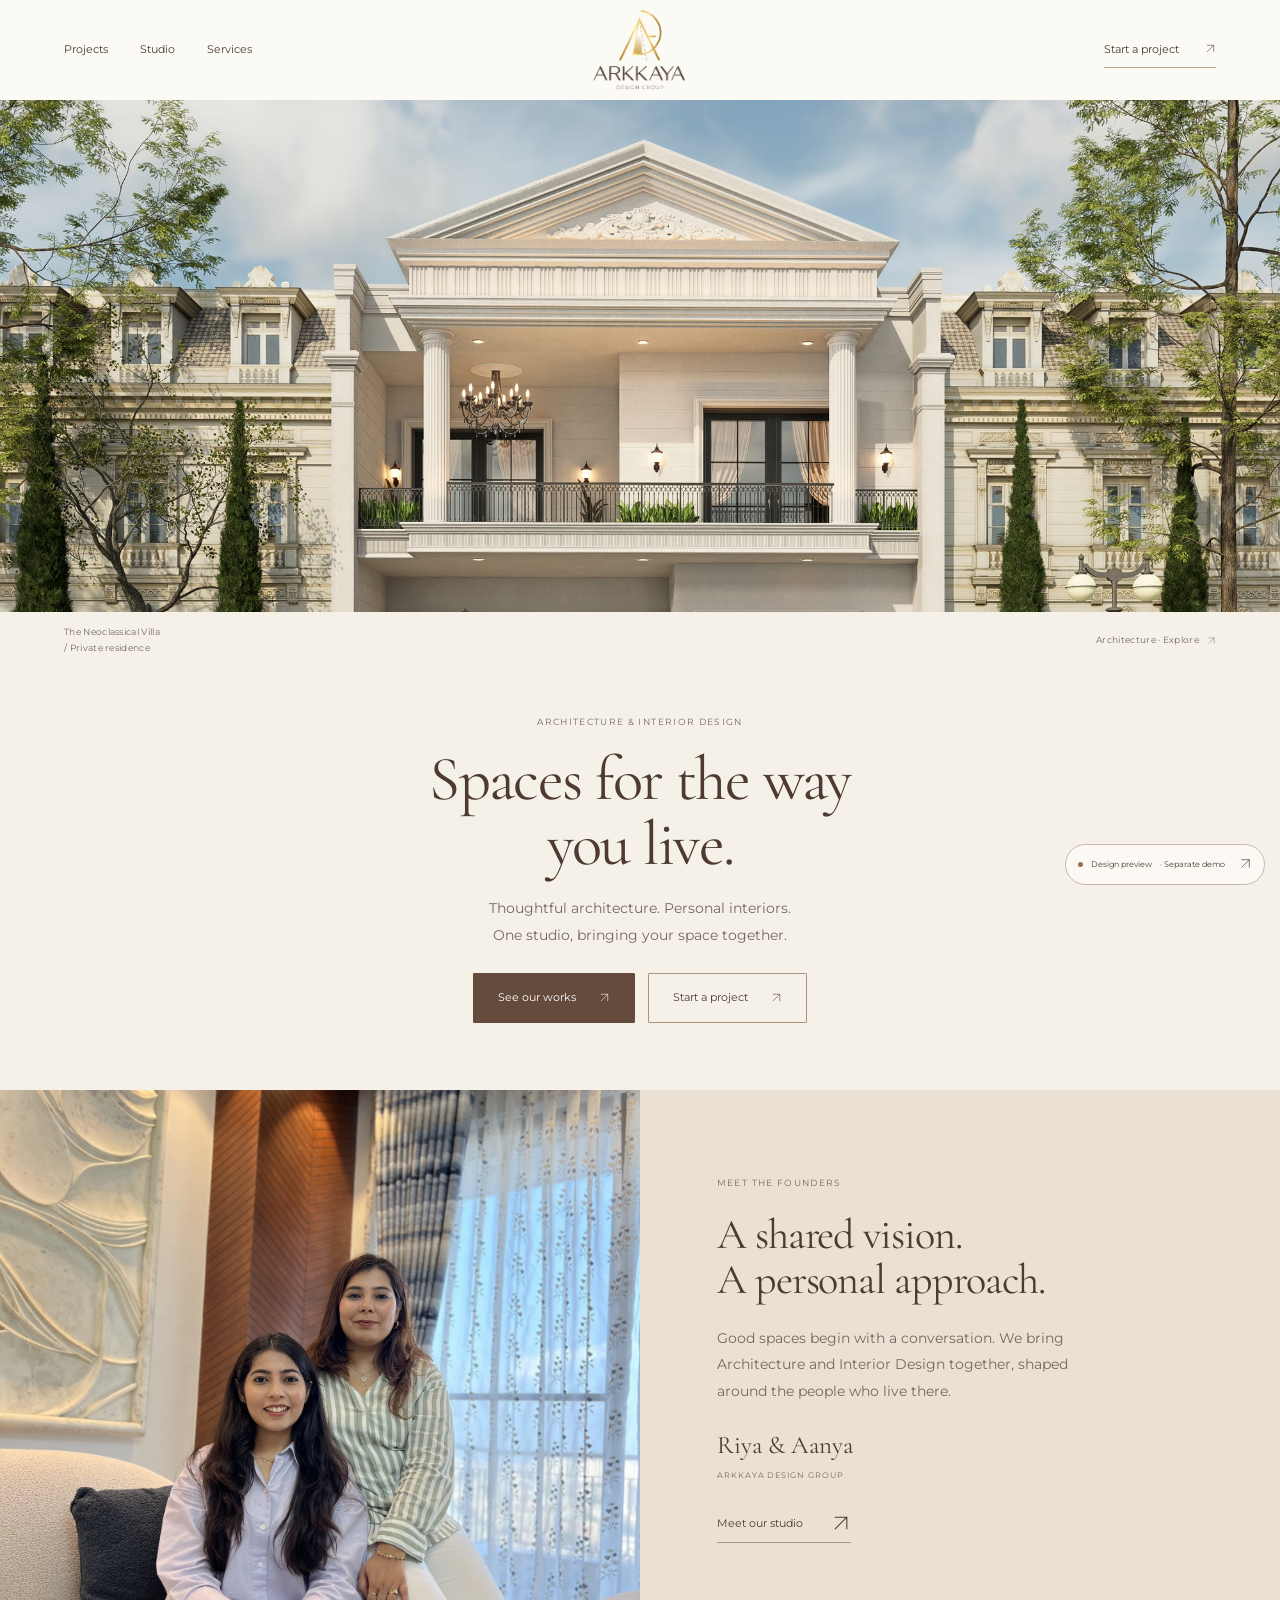
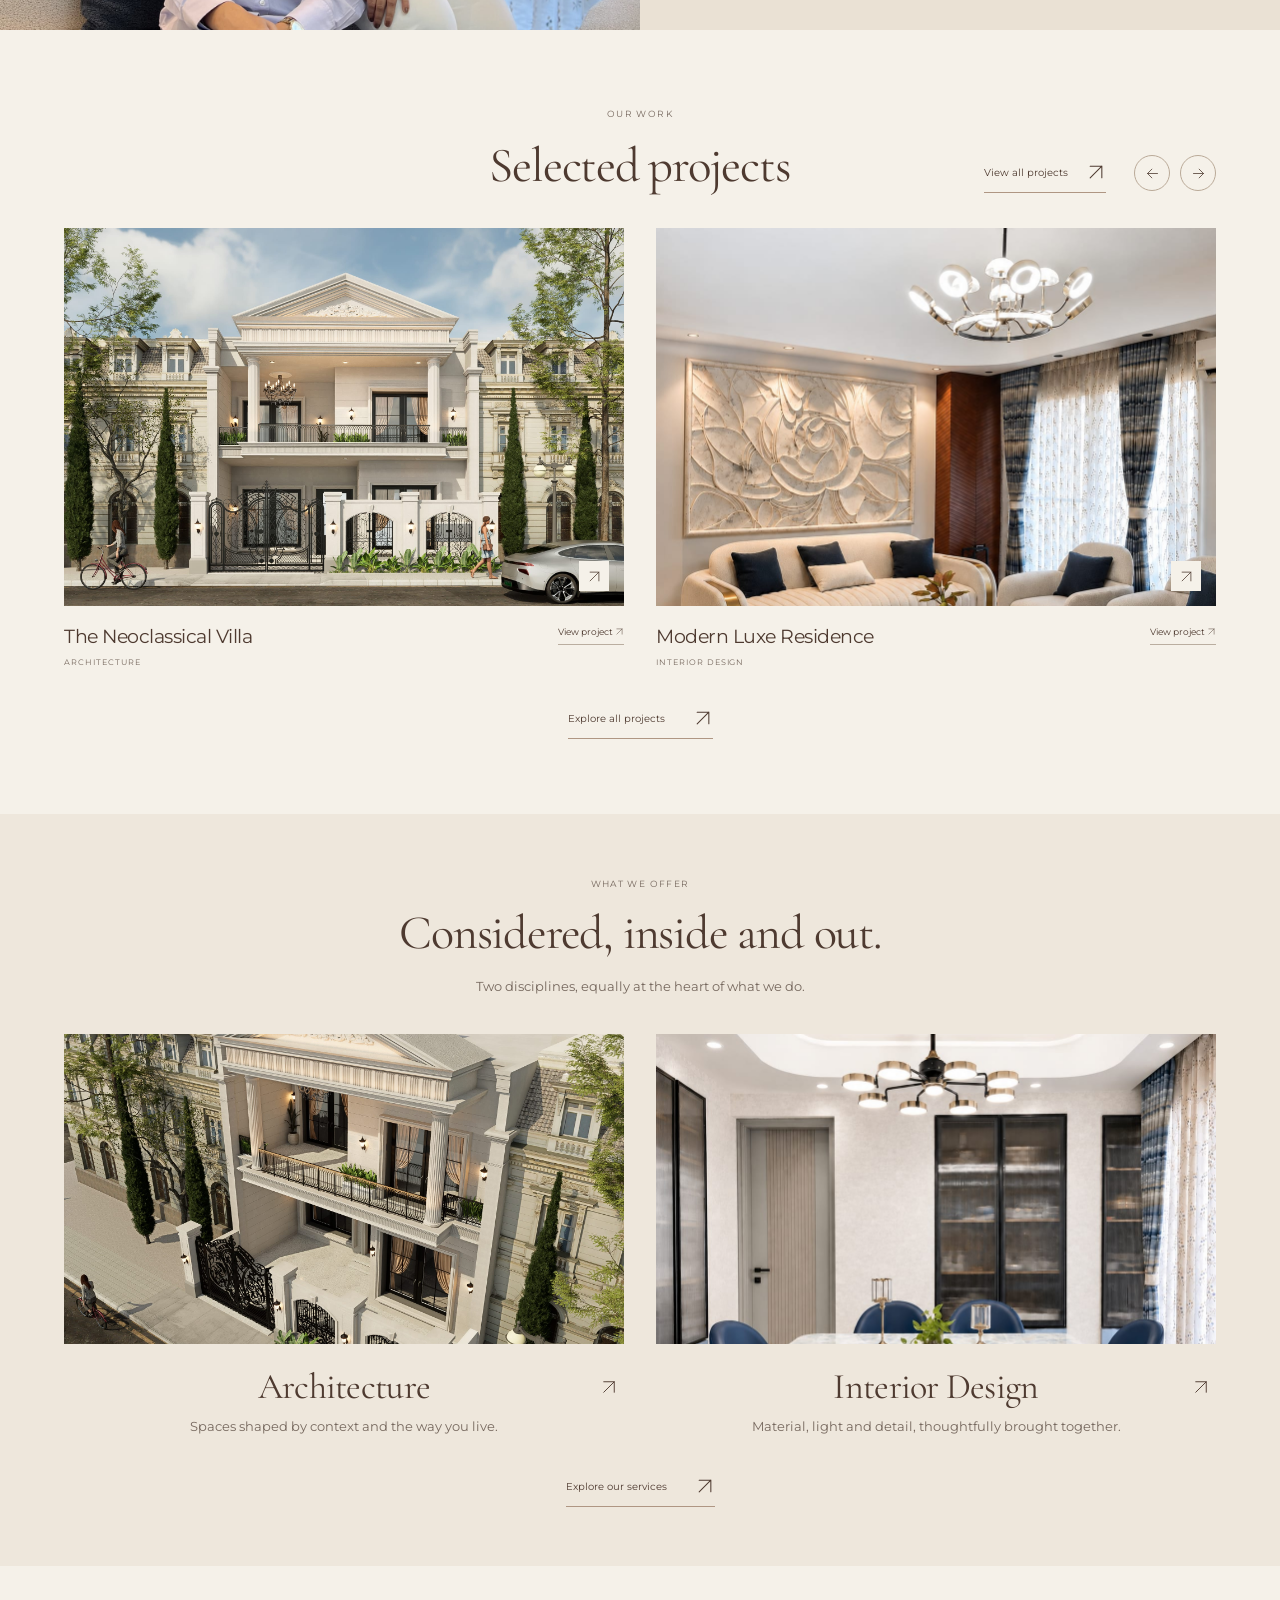
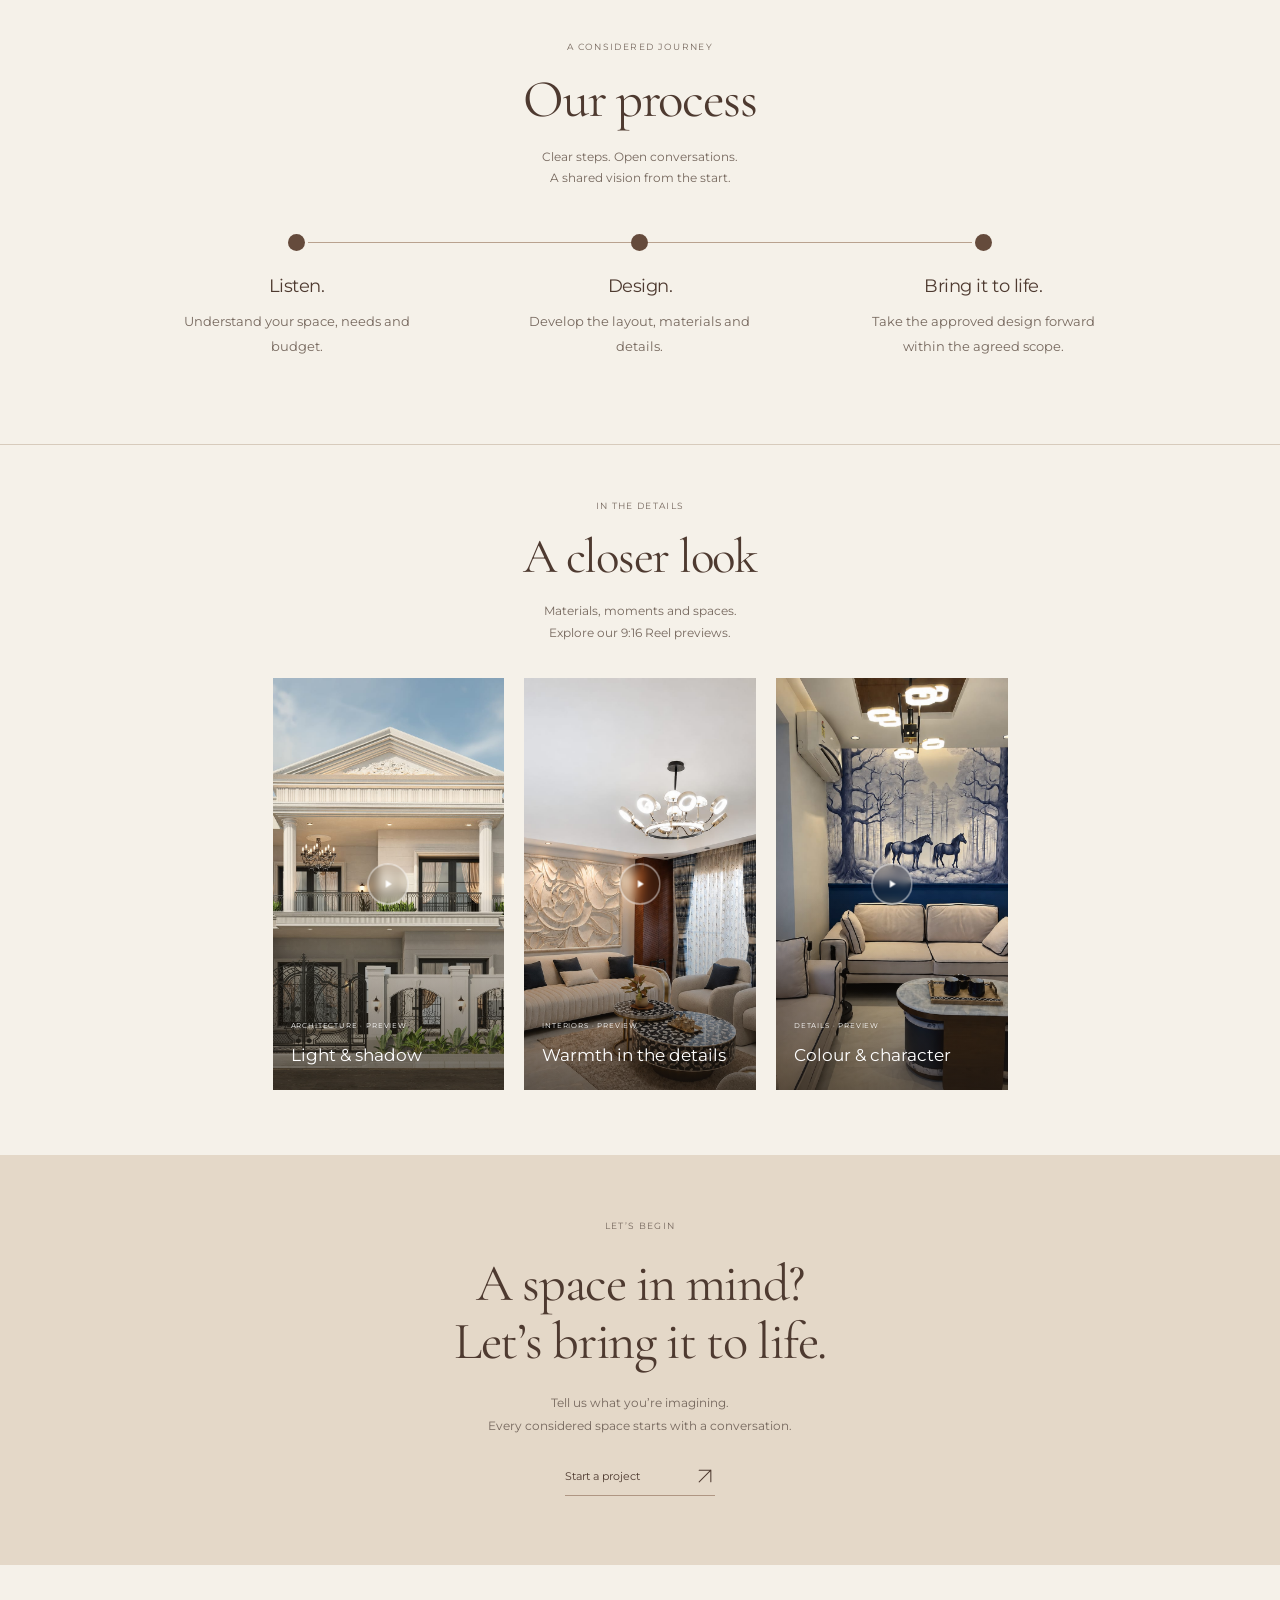
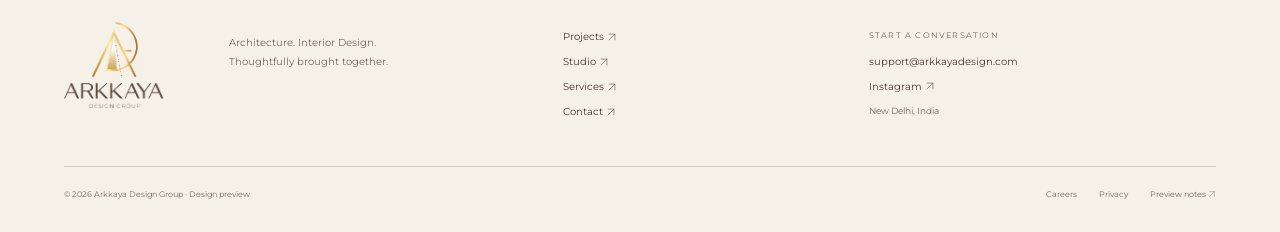
<file: index.html>
<!doctype html><html lang="en"><meta charset="UTF-8"><meta name="viewport" content="width=device-width,initial-scale=1"><meta name="robots" content="noindex,nofollow"><meta http-equiv="refresh" content="0;url=arkkaya-demo/index.html"><title>Arkkaya — separate redesign demo</title><p><a href="arkkaya-demo/index.html">Open the separate Arkkaya redesign demo</a></p></html>
</file>
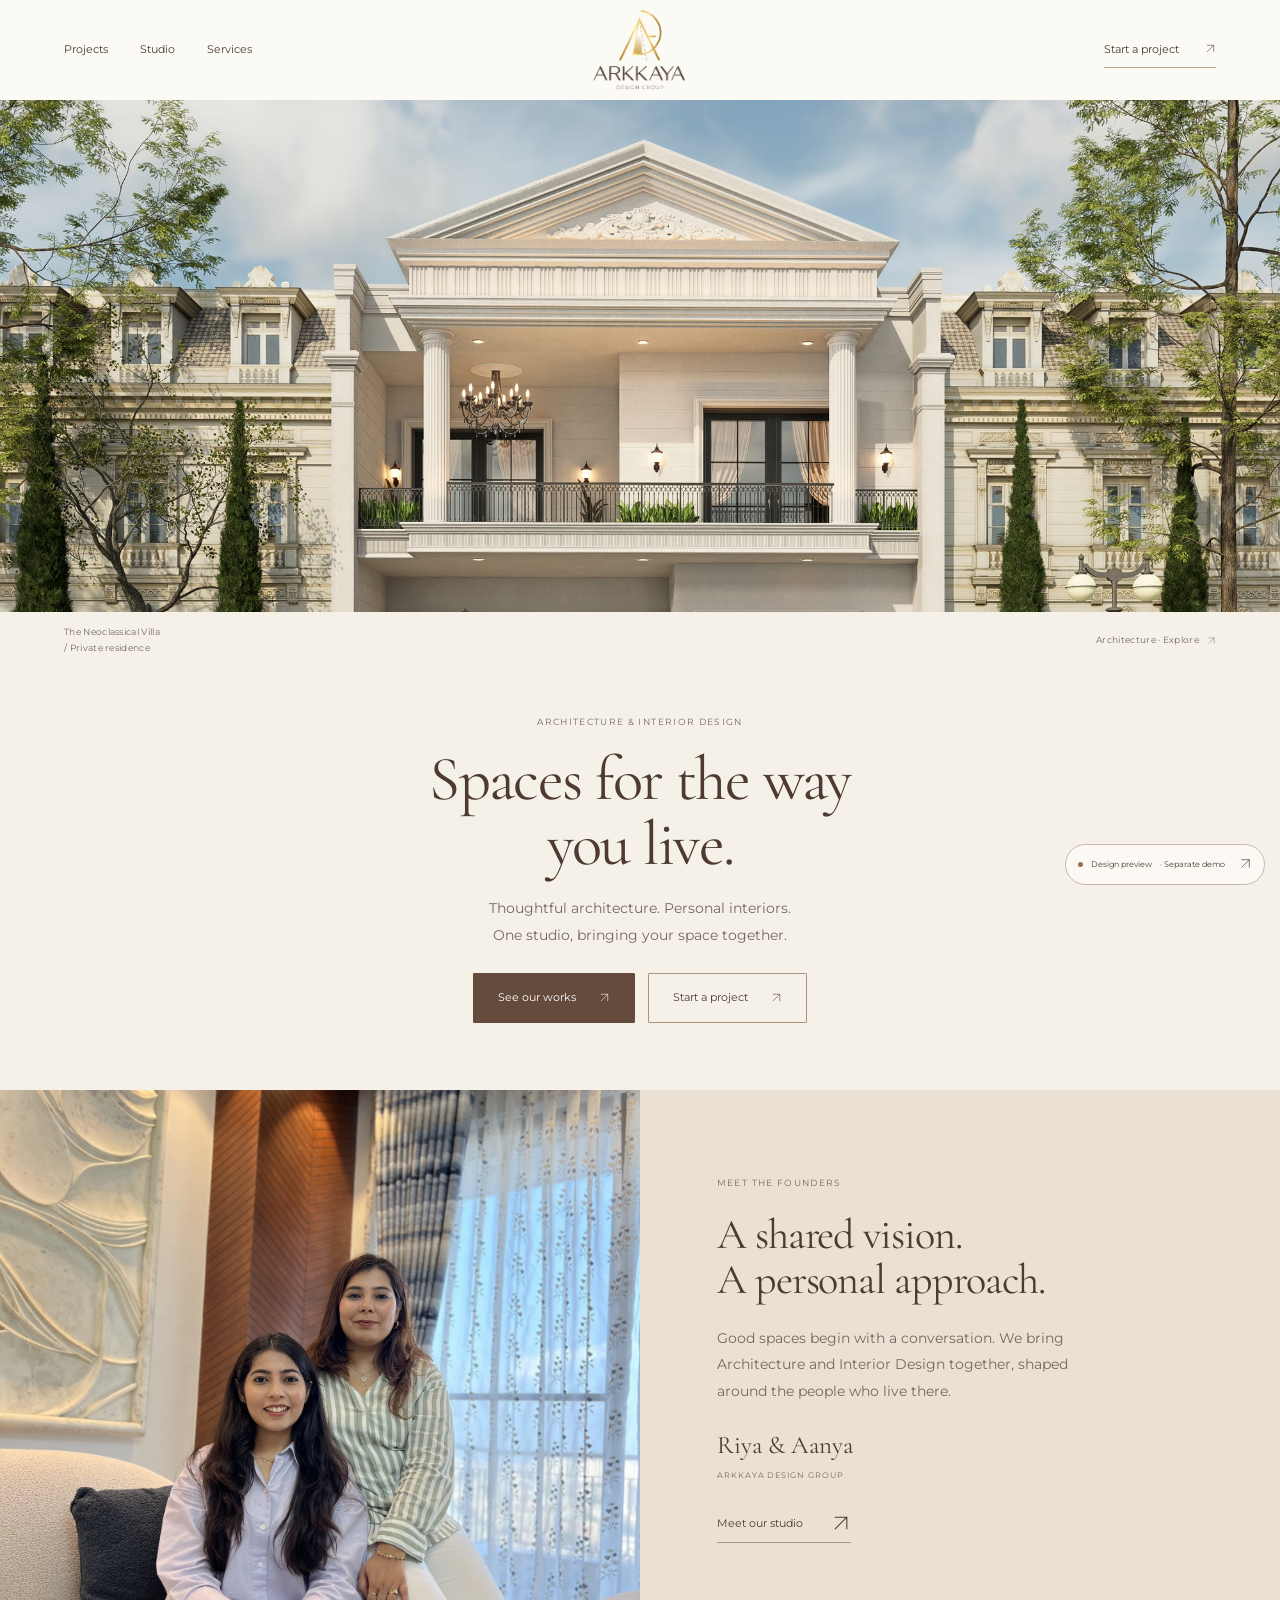
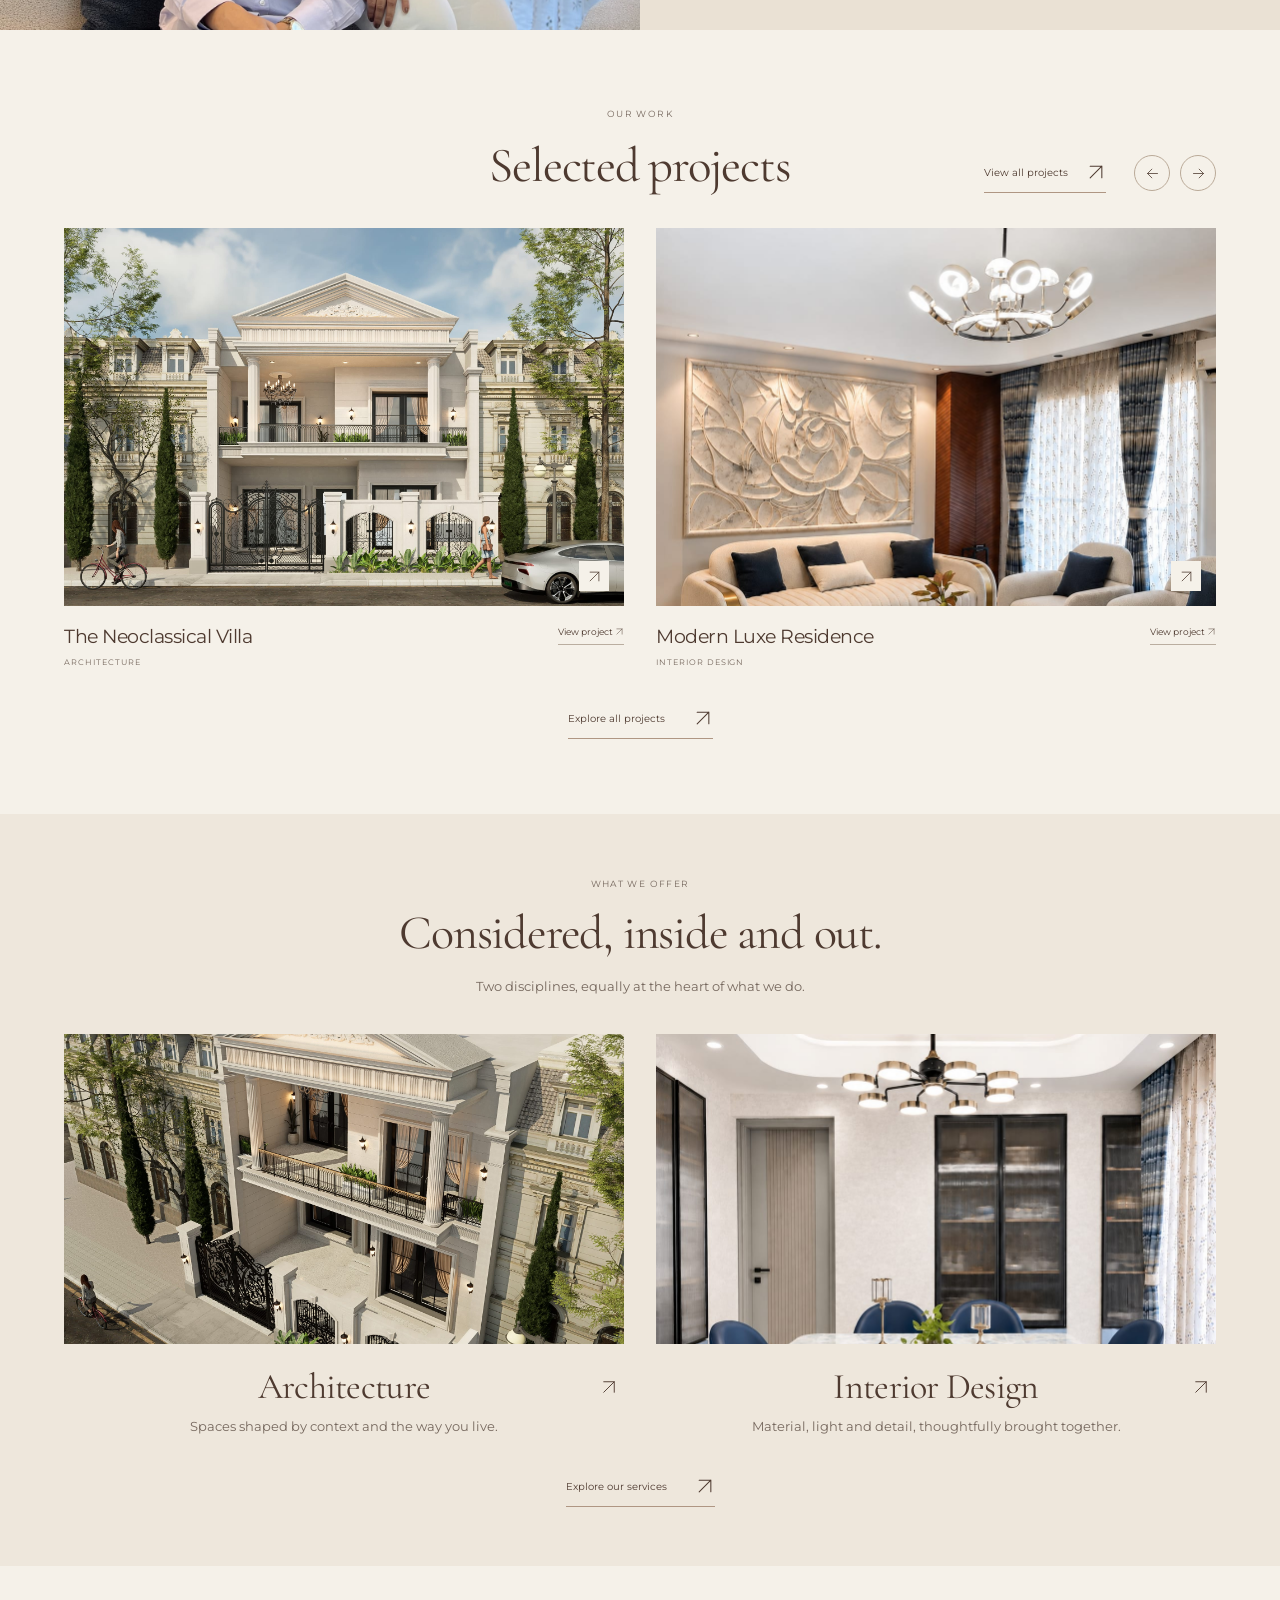
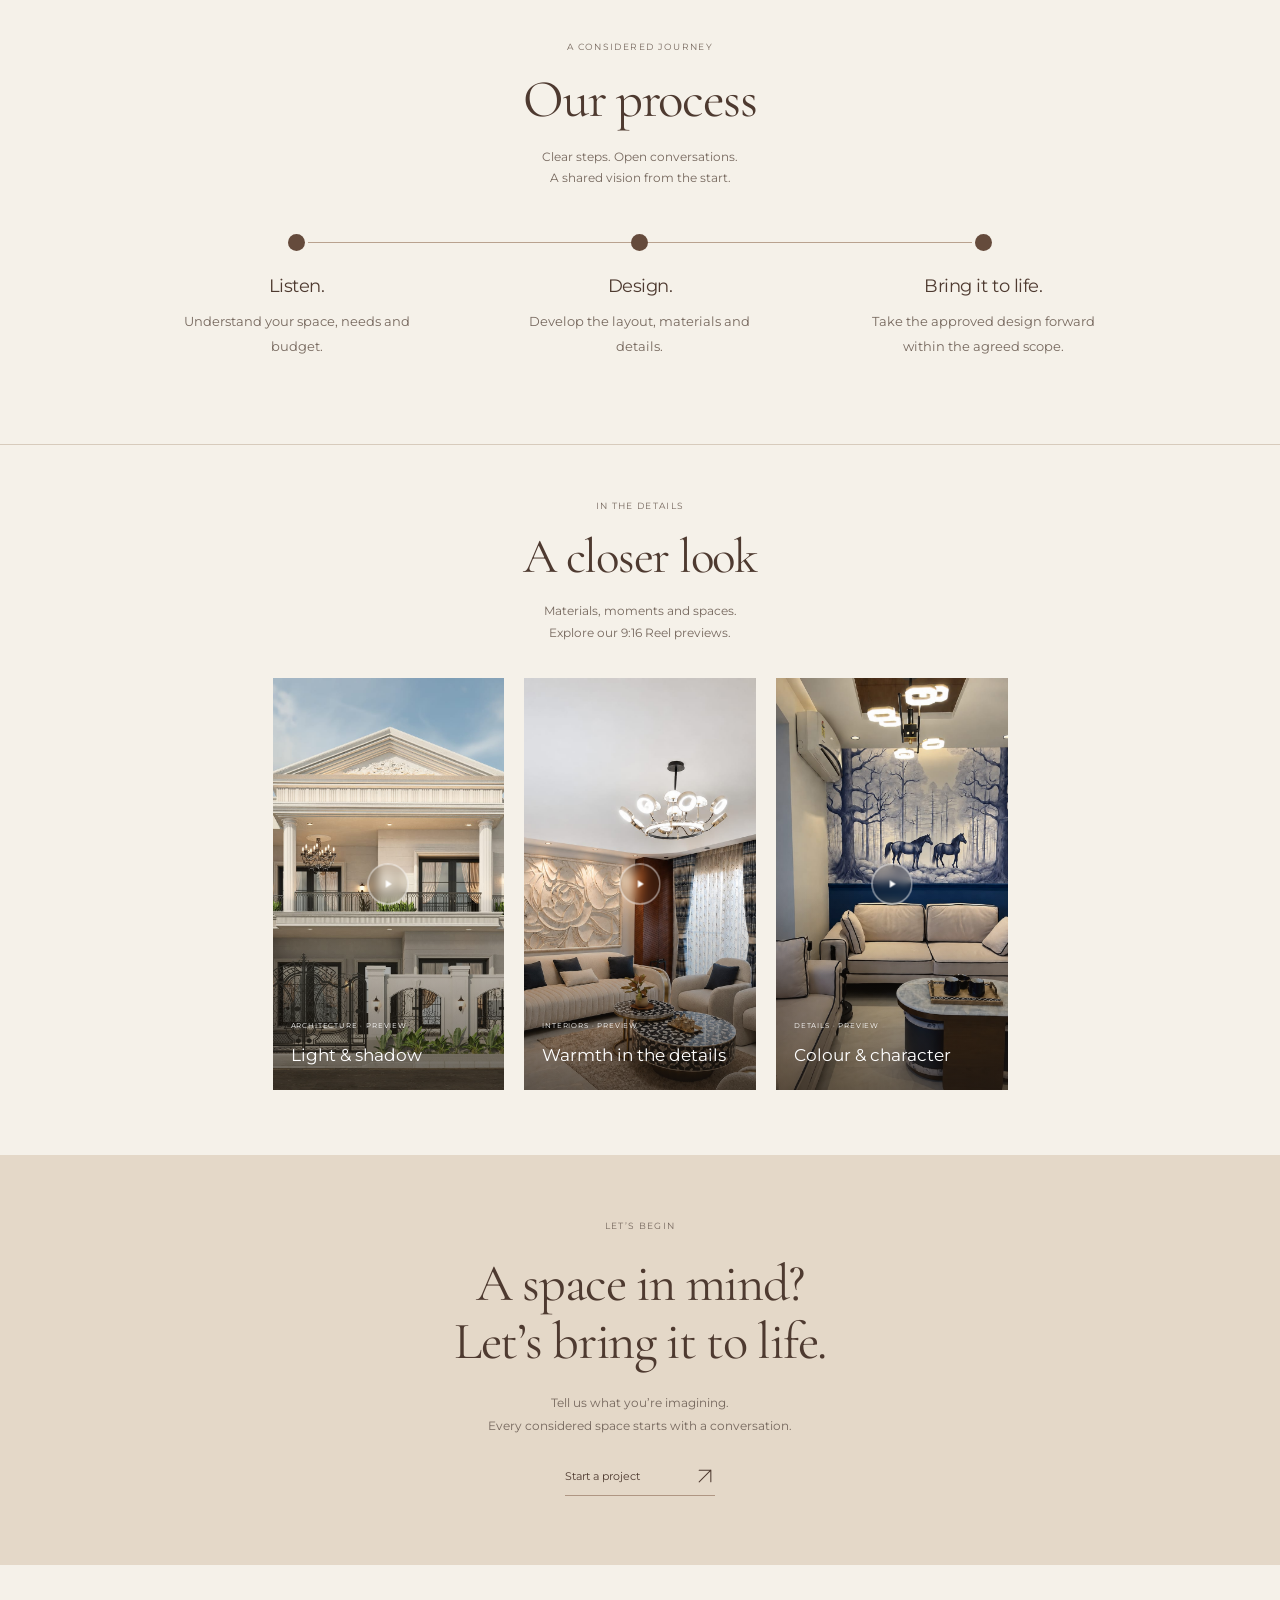
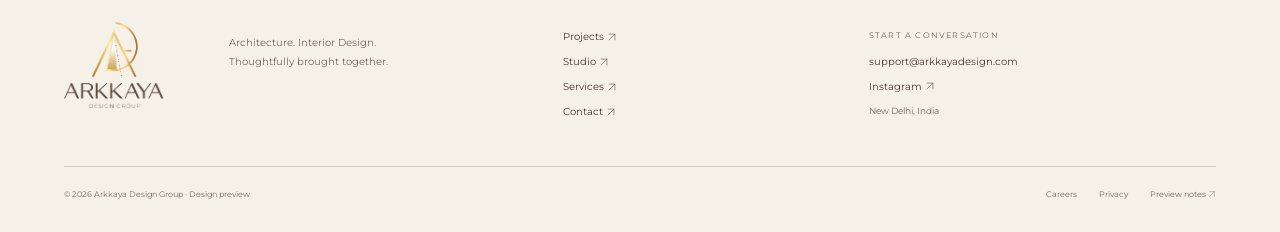
<file: arkkaya-demo/index.html>
<!doctype html>
<html lang="en">
<head>
  <meta charset="UTF-8">
  <meta name="viewport" content="width=device-width, initial-scale=1.0">
  <meta name="theme-color" content="#f5f1e9">
  <meta name="description" content="A separate, interactive design preview for Arkkaya Design Group. Architecture and interior design, thoughtfully brought together.">
  <meta name="robots" content="noindex, nofollow">
  <title>Arkkaya — Spaces for the way you live</title>
  <link rel="stylesheet" href="styles.css">
  <script src="app.js" defer></script>
</head>
<body>
  <a class="skip-link" href="#main">Skip to content</a>
  <header class="site-header">
    <a class="wordmark" href="#/" aria-label="Arkkaya home"><img class="approved-logo" src="assets/original/assets-logo-full-light-DhTu90zN.png" alt="Arkkaya Design Group"></a>
    <nav class="desktop-nav" aria-label="Main navigation">
      <a href="#/projects">Projects</a><a href="#/about">Studio</a><a href="#/services">Services</a>
    </nav>
    <a class="header-cta" href="#/contact"><span class="desktop-cta">Start a project</span><span class="mobile-cta">Enquire</span> <span aria-hidden="true">↗</span></a>
    <button class="menu-toggle" aria-label="Open navigation" aria-expanded="false" aria-controls="mobile-nav"><span></span><span></span></button>
  </header>
  <nav id="mobile-nav" class="mobile-nav" aria-label="Mobile navigation" hidden><a href="#/projects">Projects</a><a href="#/about">Studio</a><a href="#/services">Services</a><a href="#/contact">Contact</a></nav>
  <main id="main" tabindex="-1"></main>
  <footer class="site-footer">
    <div class="footer-top"><a class="wordmark" href="#/"><img class="approved-logo" src="assets/original/assets-logo-full-light-DhTu90zN.png" alt="Arkkaya Design Group"></a><p>Architecture. Interior Design.<br>Thoughtfully brought together.</p><nav aria-label="Footer navigation"><a href="#/projects">Projects ↗</a><a href="#/about">Studio ↗</a><a href="#/services">Services ↗</a><a href="#/contact">Contact ↗</a></nav><div class="footer-contact"><span class="eyebrow">Start a conversation</span><a href="mailto:support@arkkayadesign.com">support@arkkayadesign.com</a><a href="https://instagram.com/arkkaya.design" target="_blank" rel="noopener noreferrer">Instagram ↗</a><span>New Delhi, India</span></div></div>
    <div class="footer-bottom"><span>© <span id="year">2026</span> Arkkaya Design Group · Design preview</span><div><a href="#/careers">Careers</a><a href="#/privacy">Privacy</a><button class="text-button" data-action="preview-notes">Preview notes ↗</button></div></div>
  </footer>
  <button class="preview-badge" data-action="preview-notes"><span></span> Design preview <span class="badge-detail">· Separate demo</span><span aria-hidden="true">↗</span></button>
  <dialog id="dialog" aria-label="Design preview"><button class="dialog-close" aria-label="Close dialog">×</button><div id="dialog-content"></div></dialog>
</body>
</html>
</file>
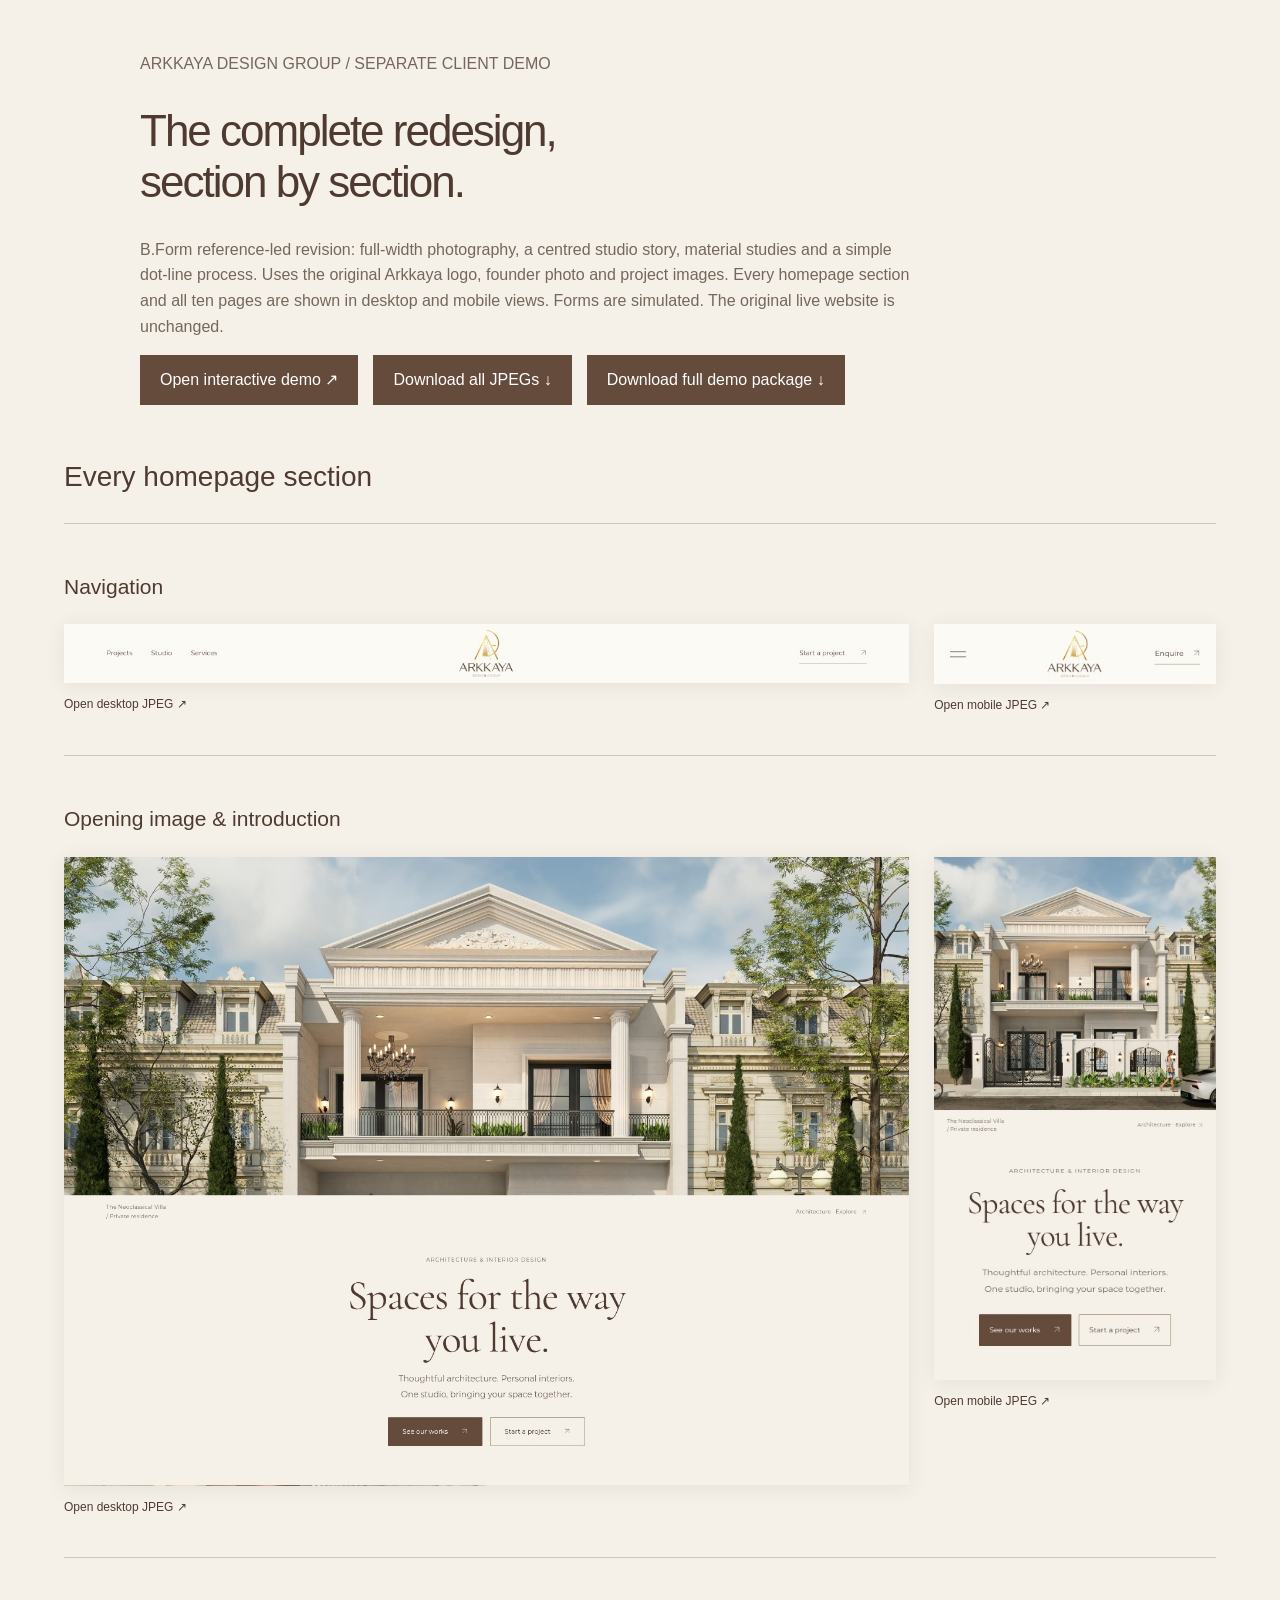
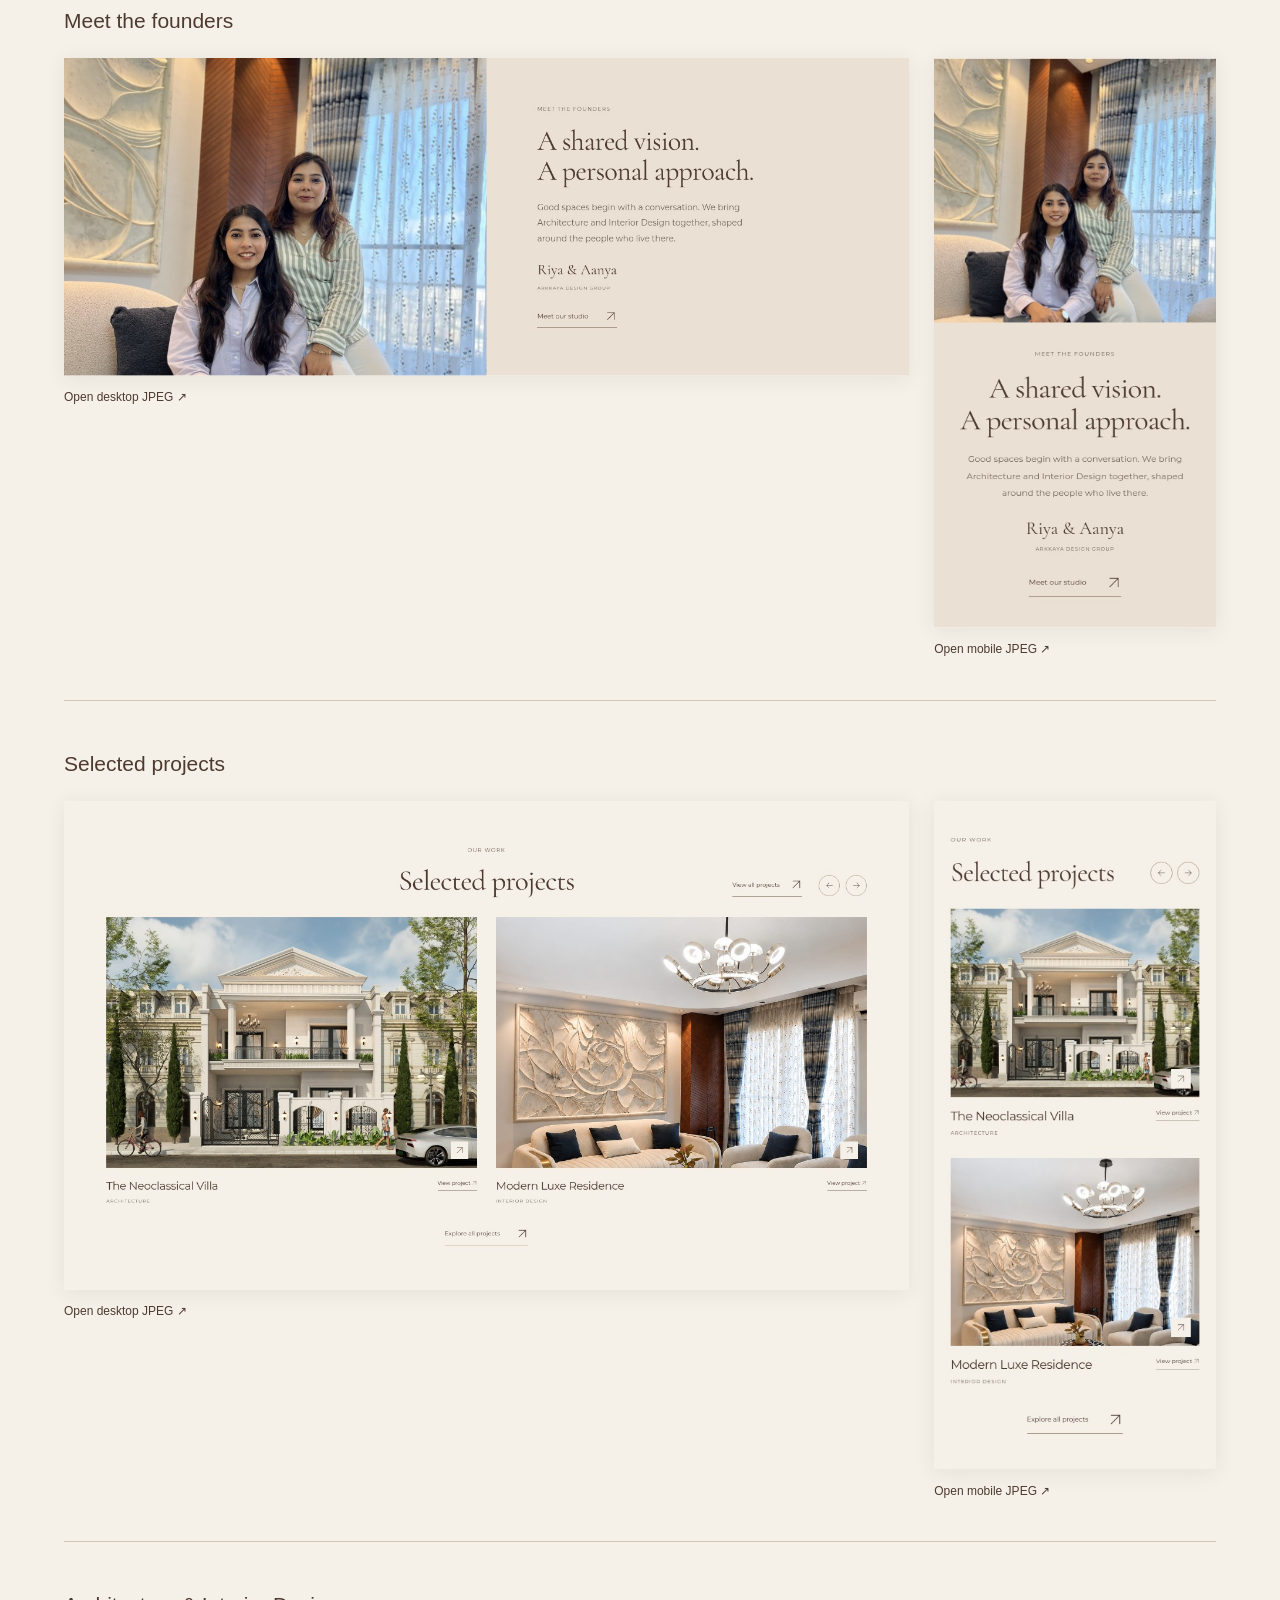
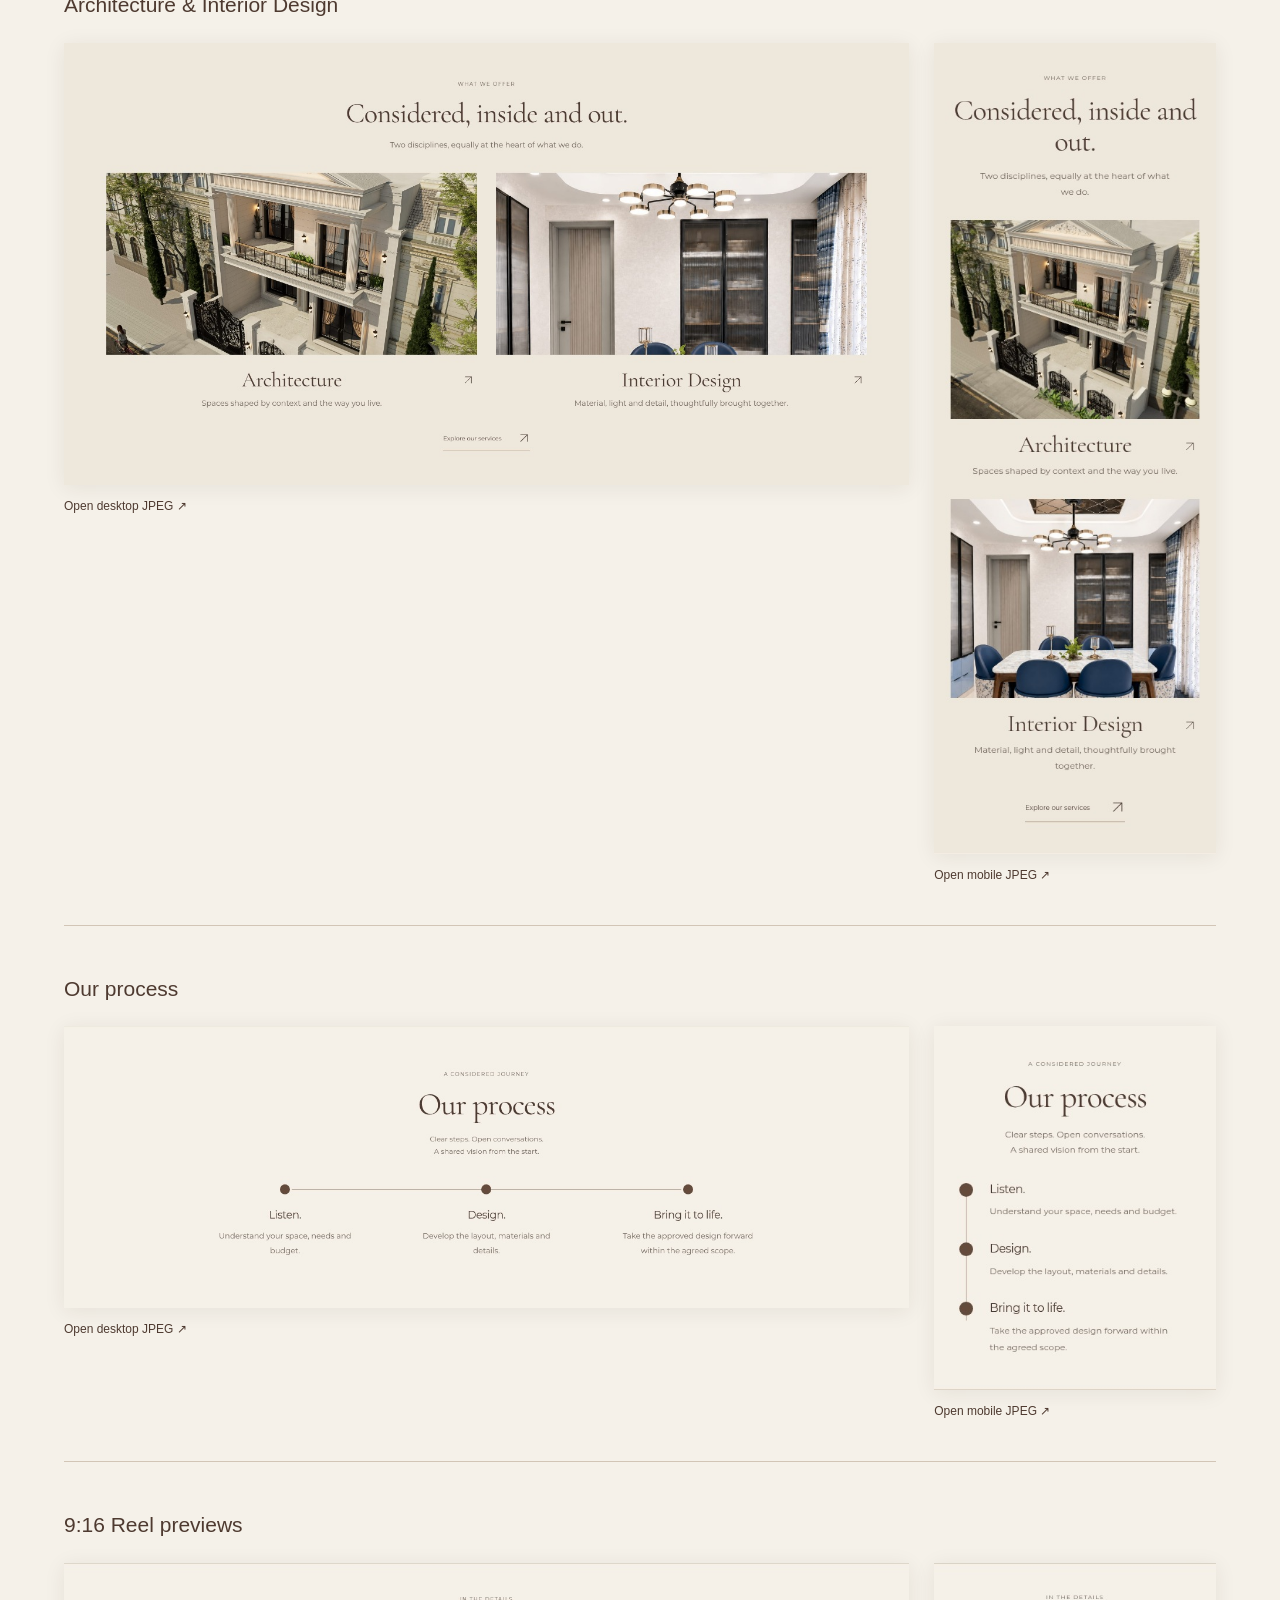
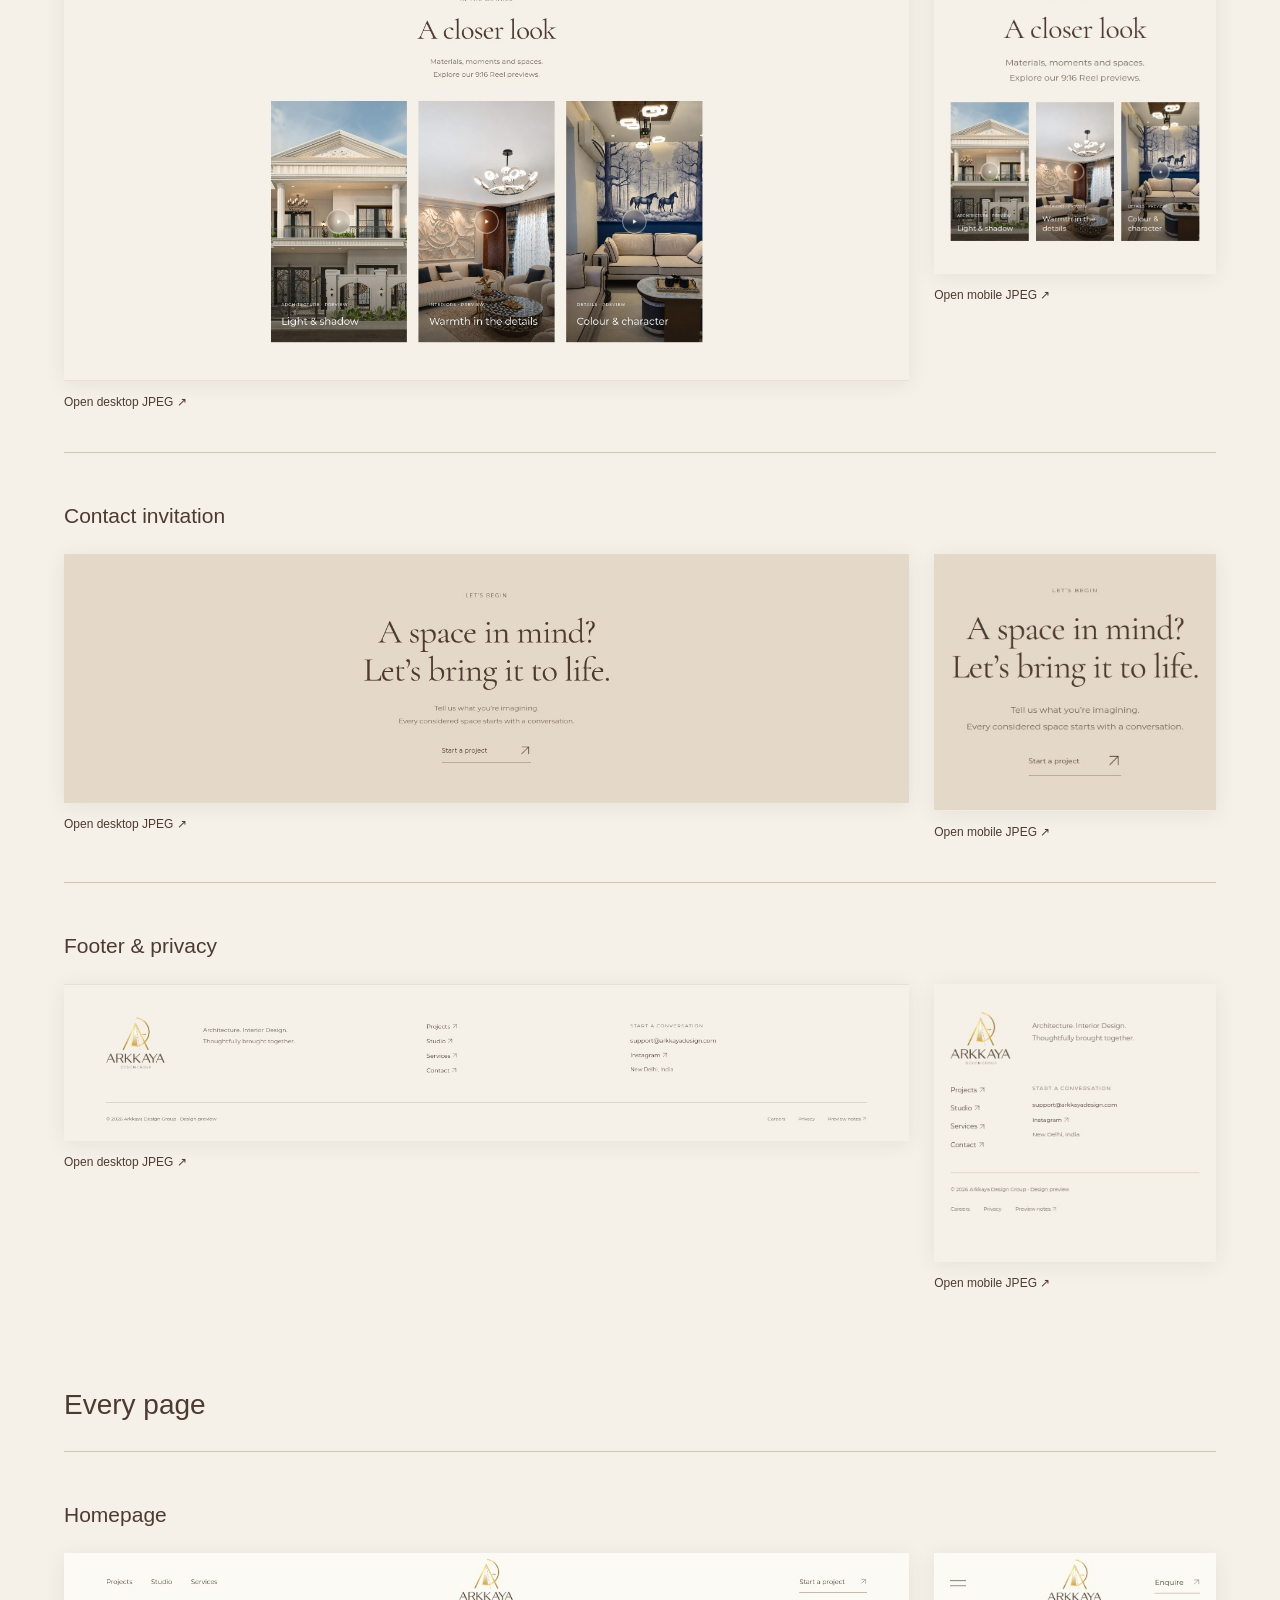
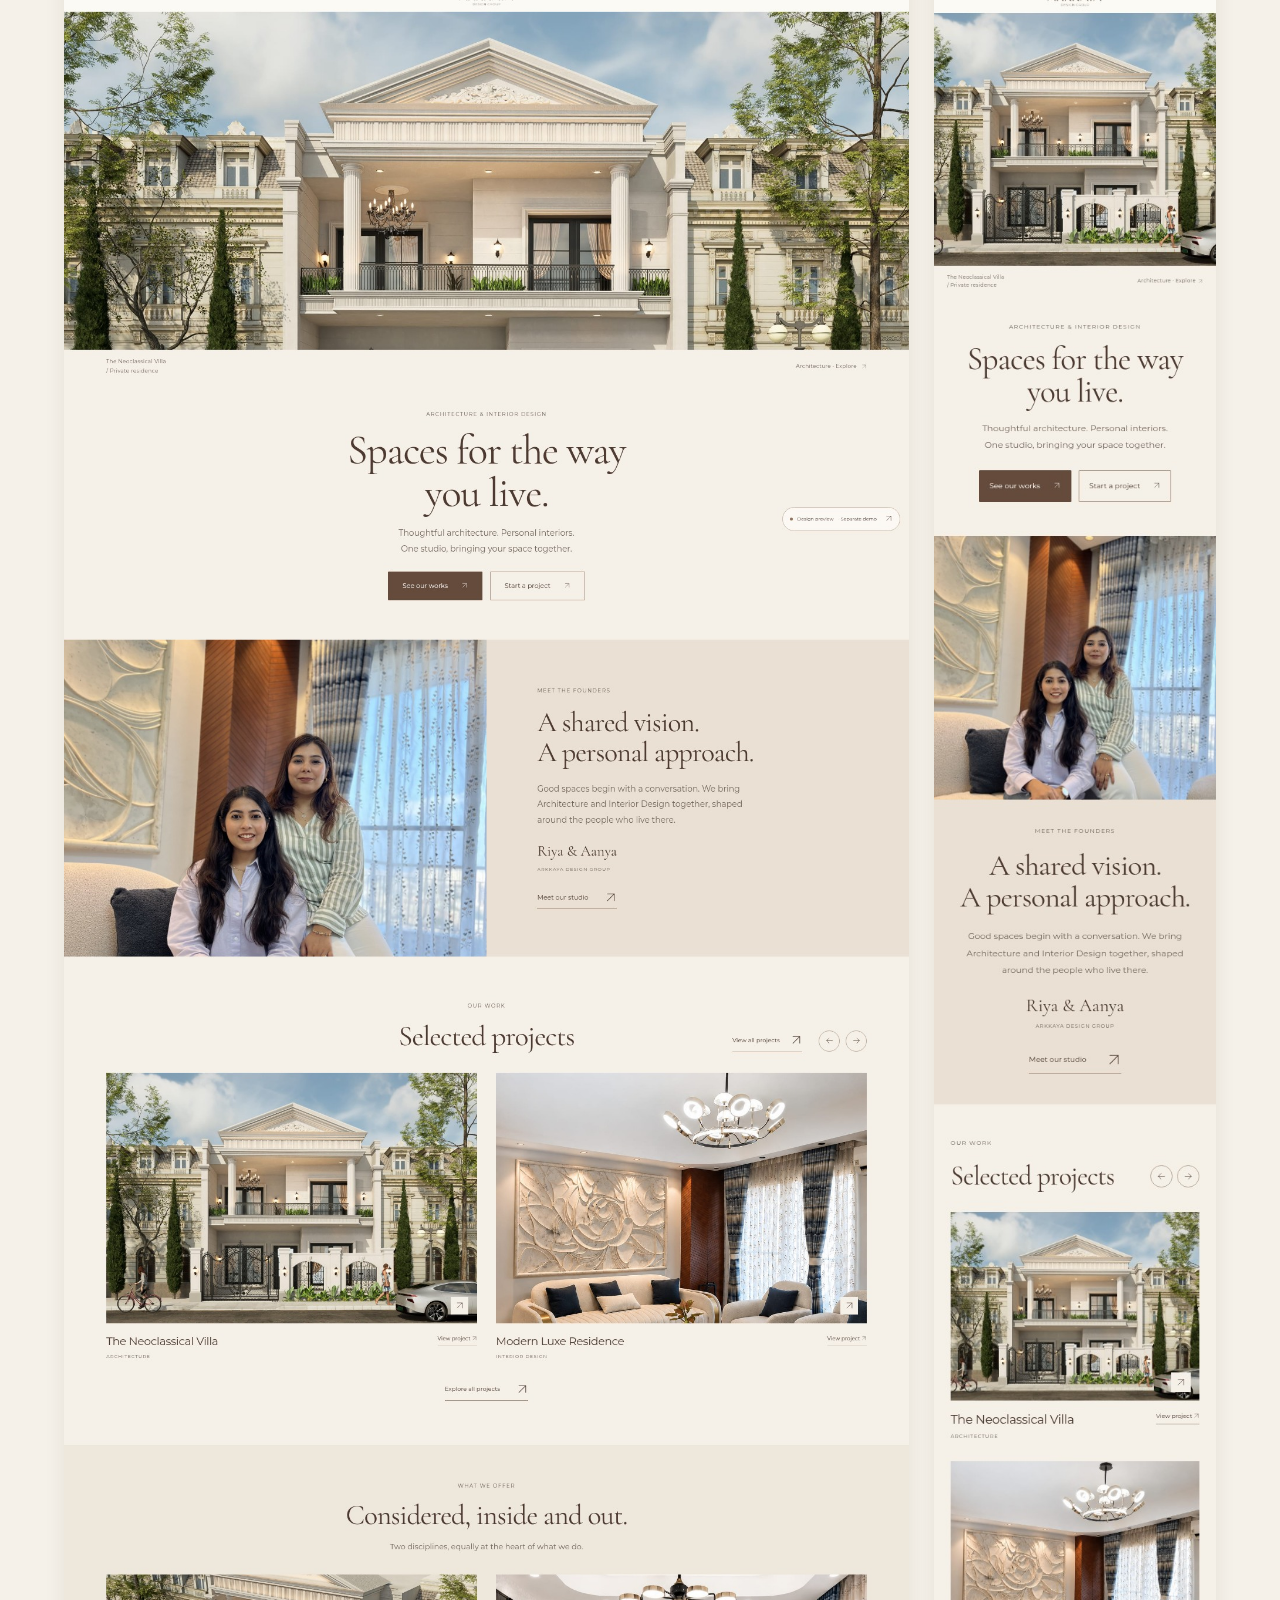
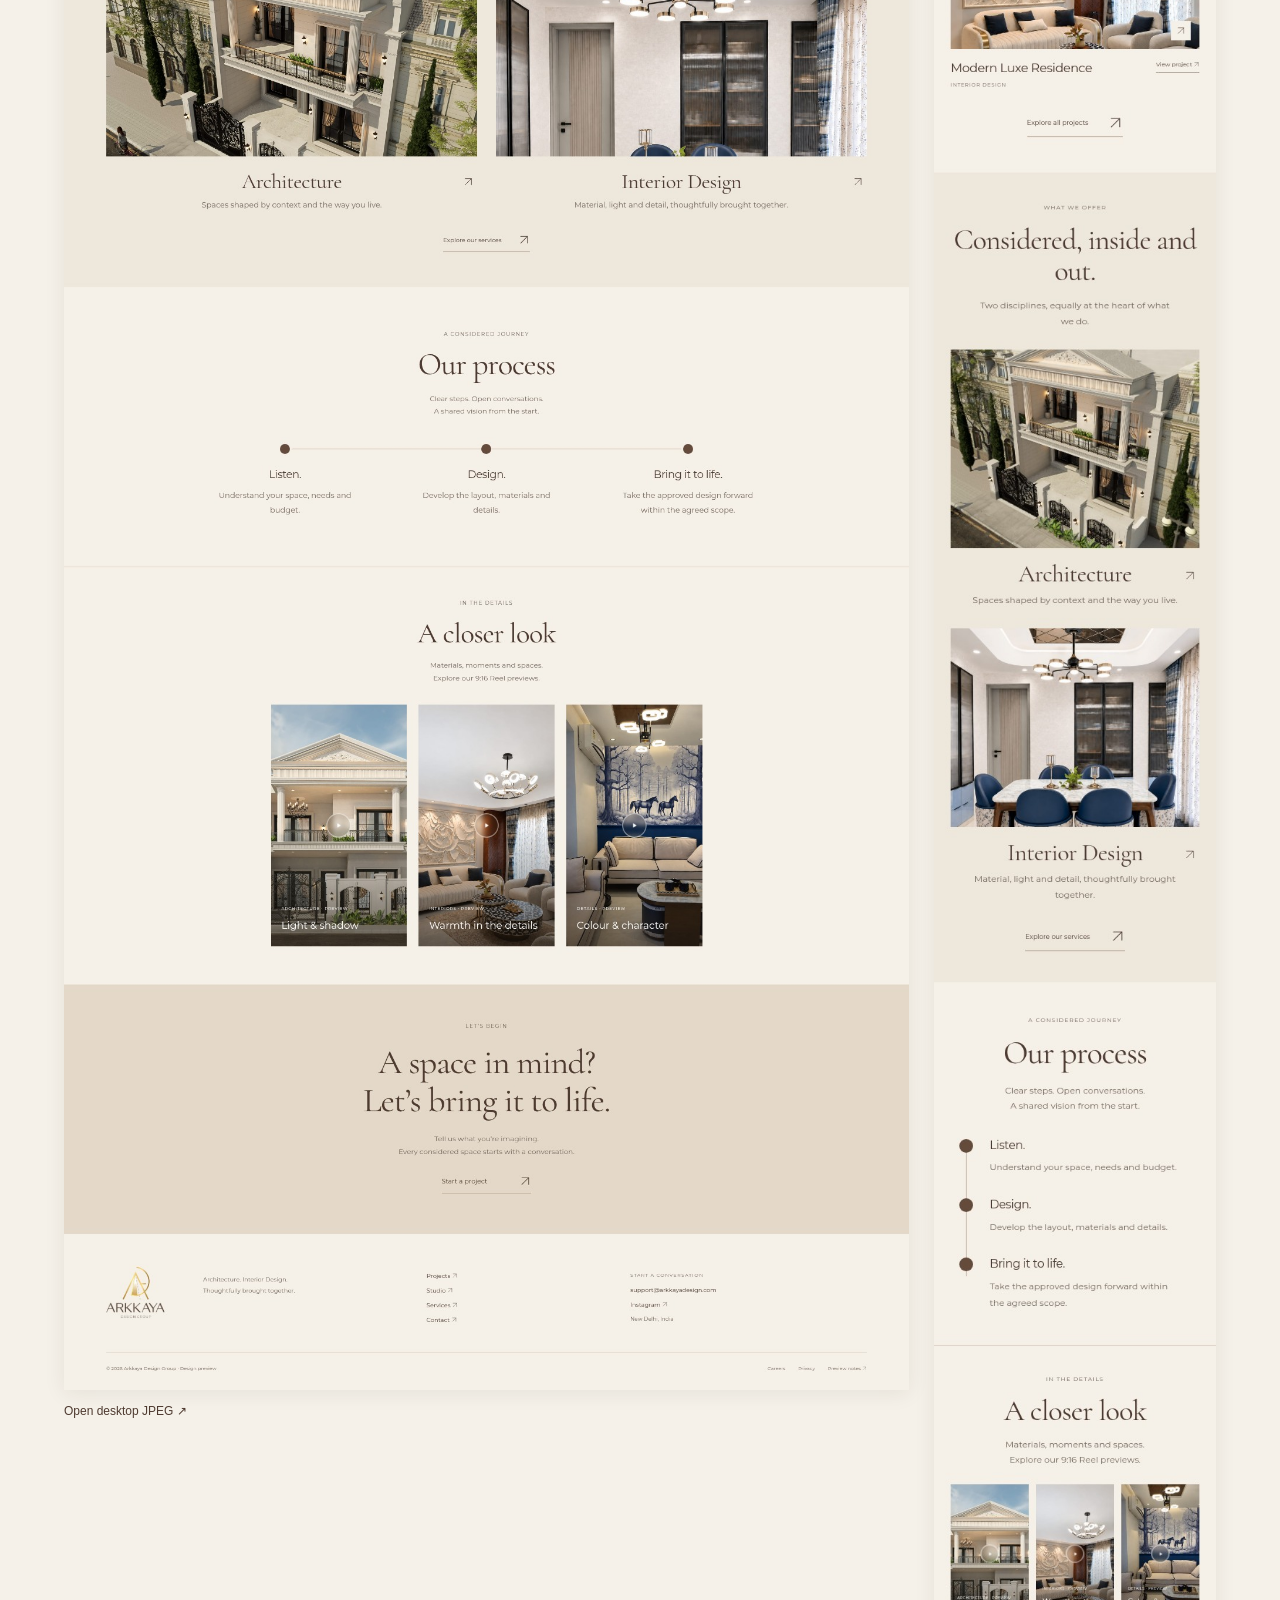
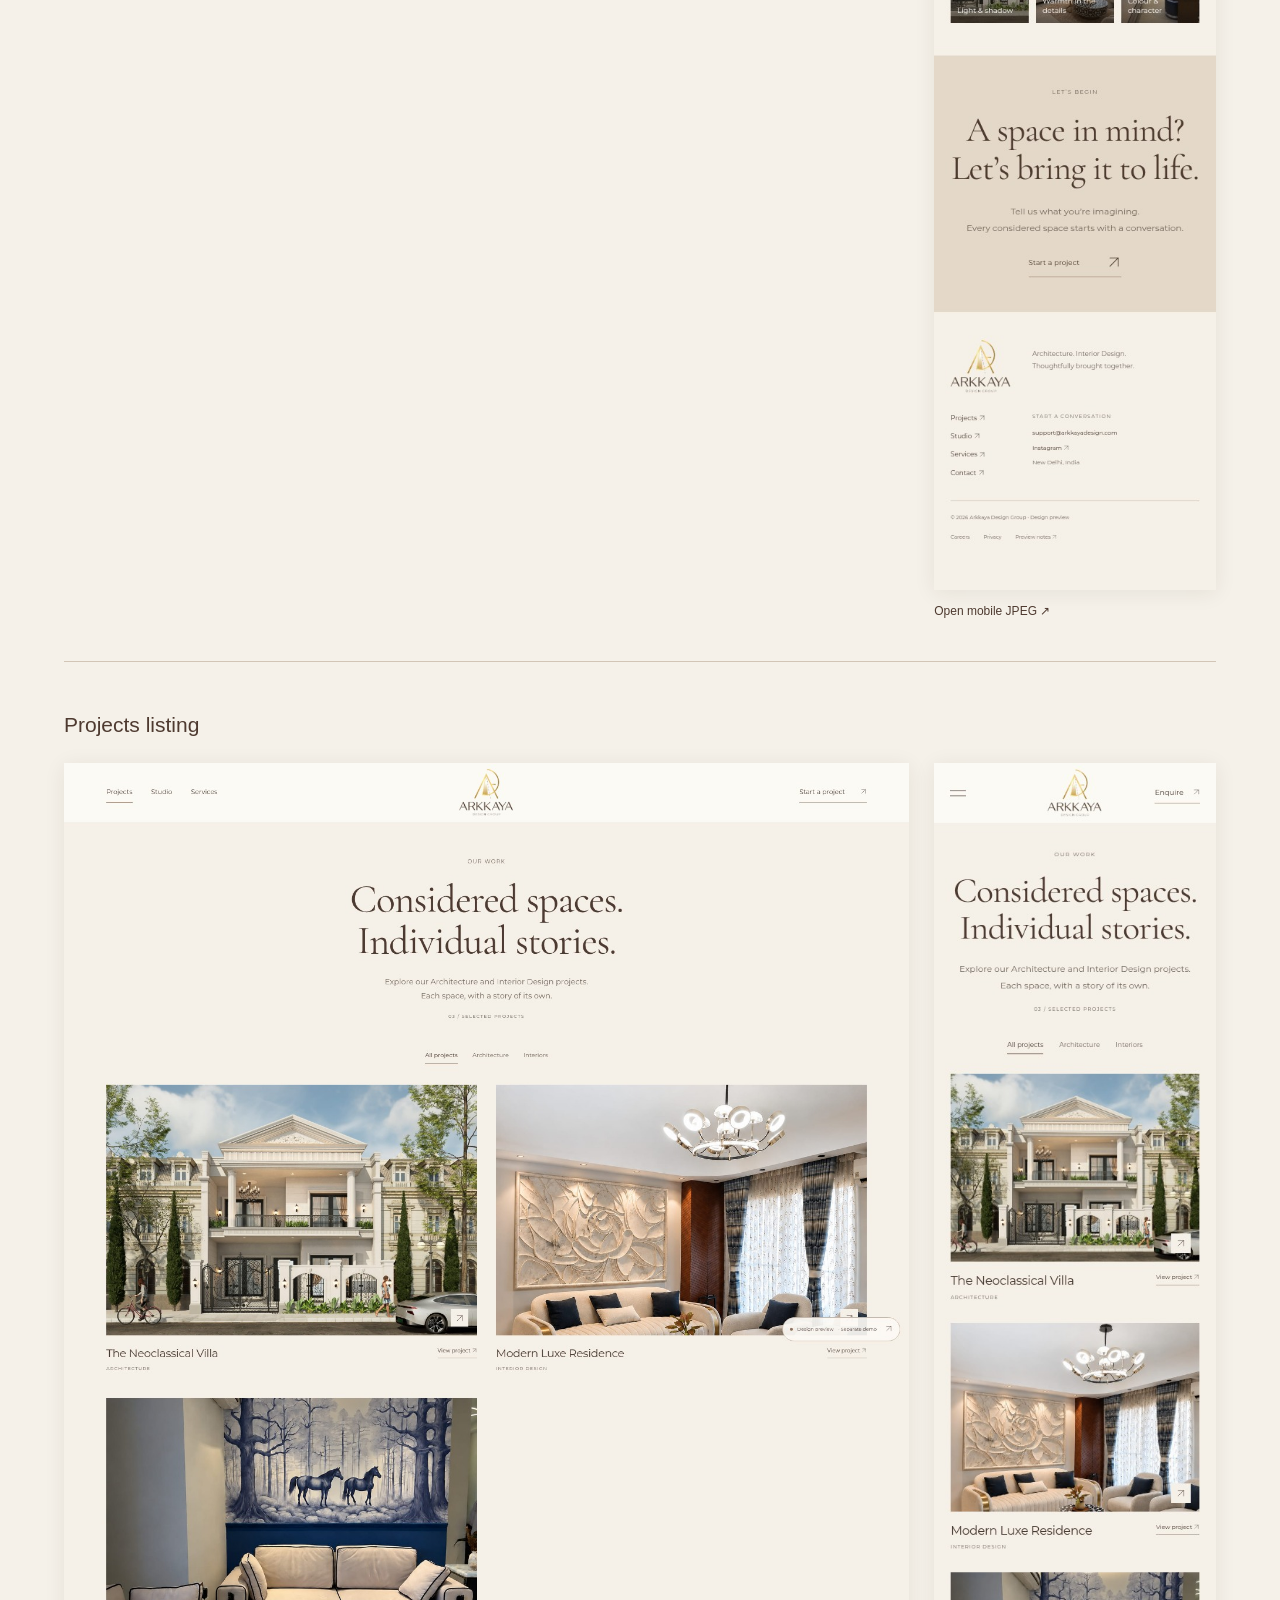
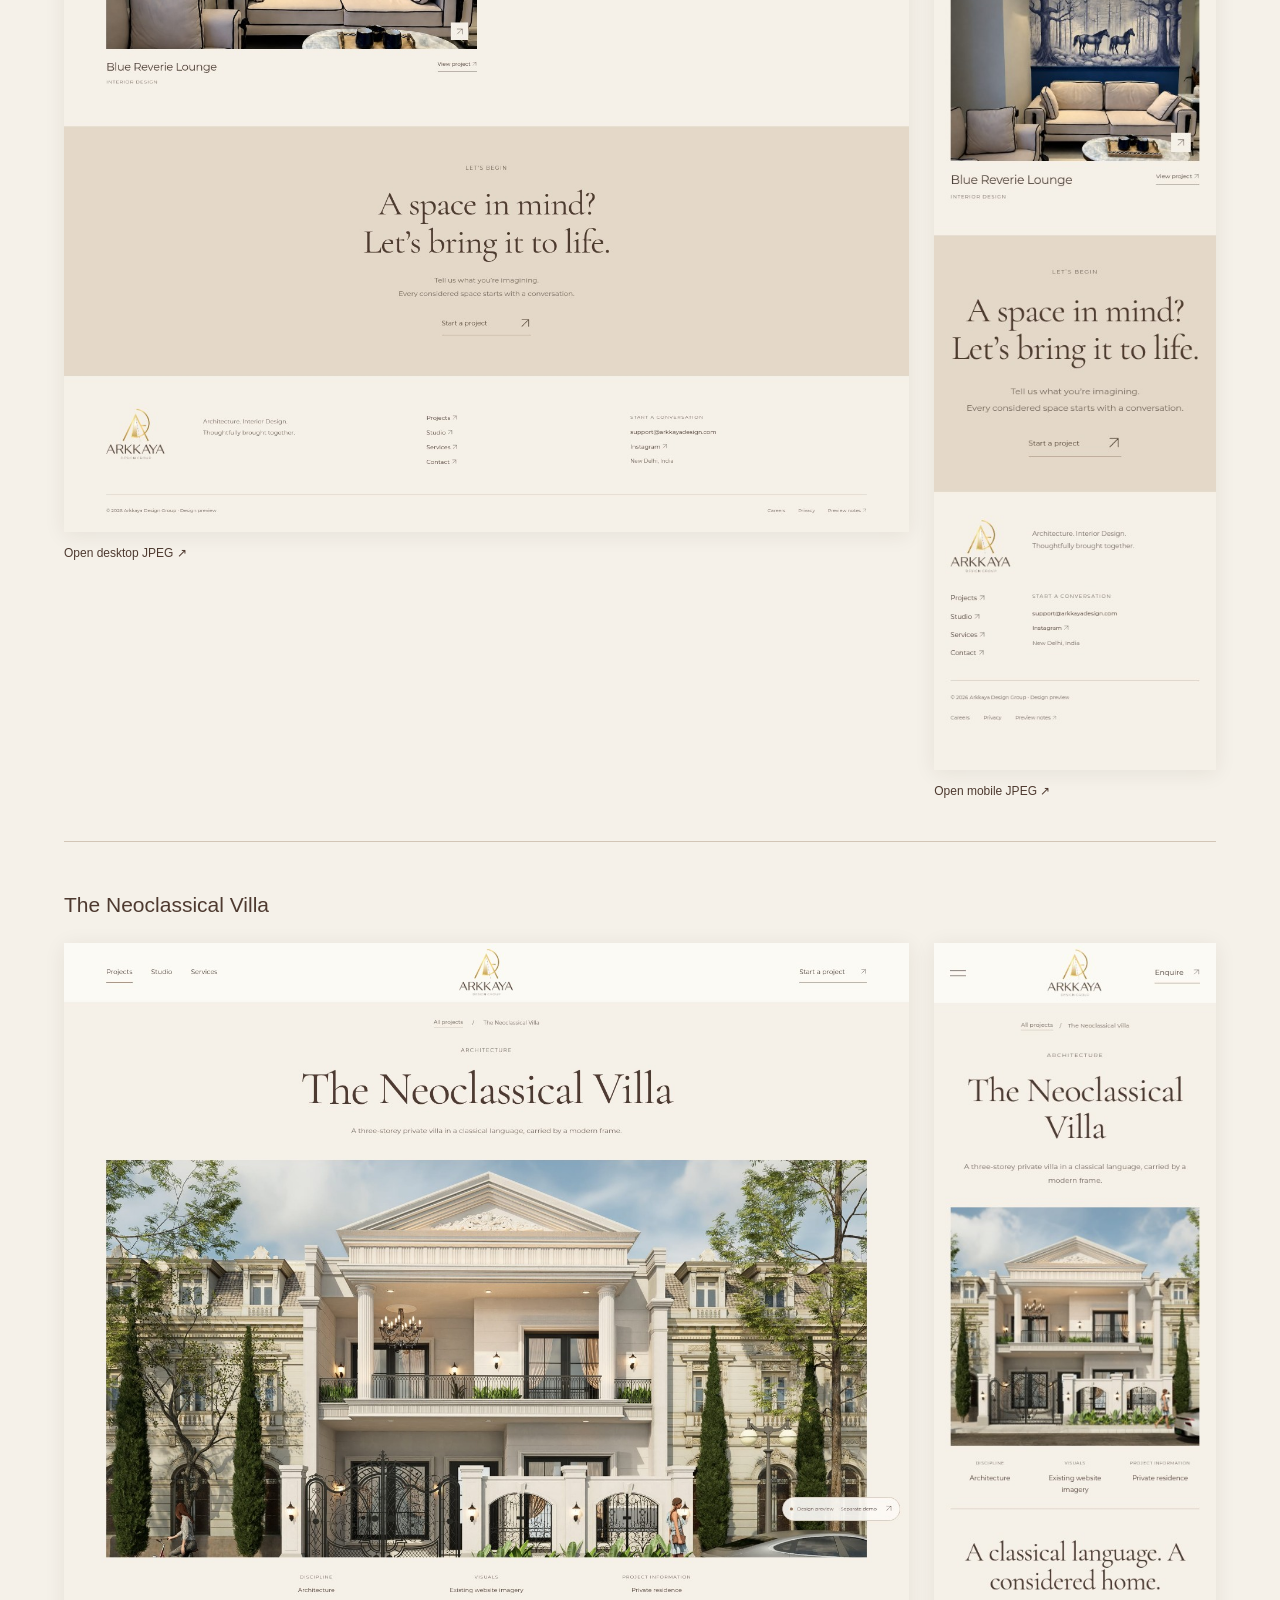
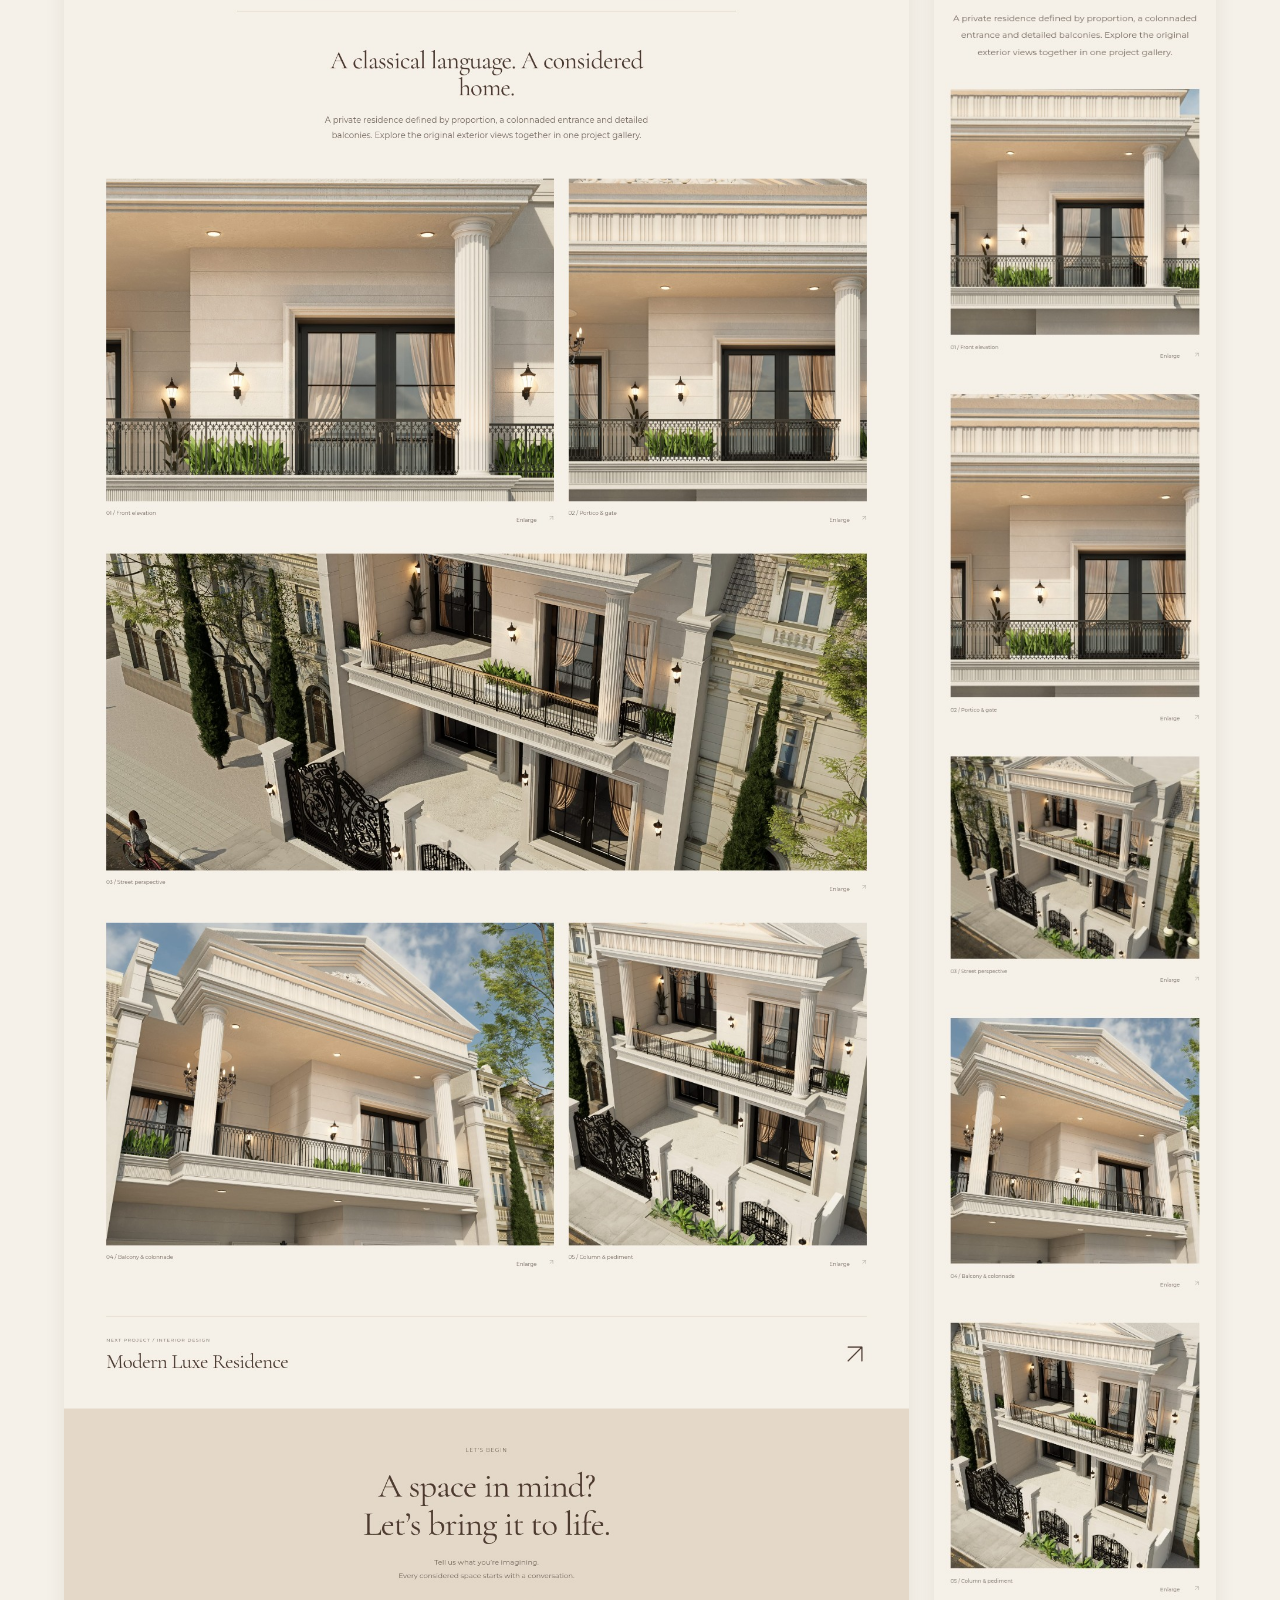
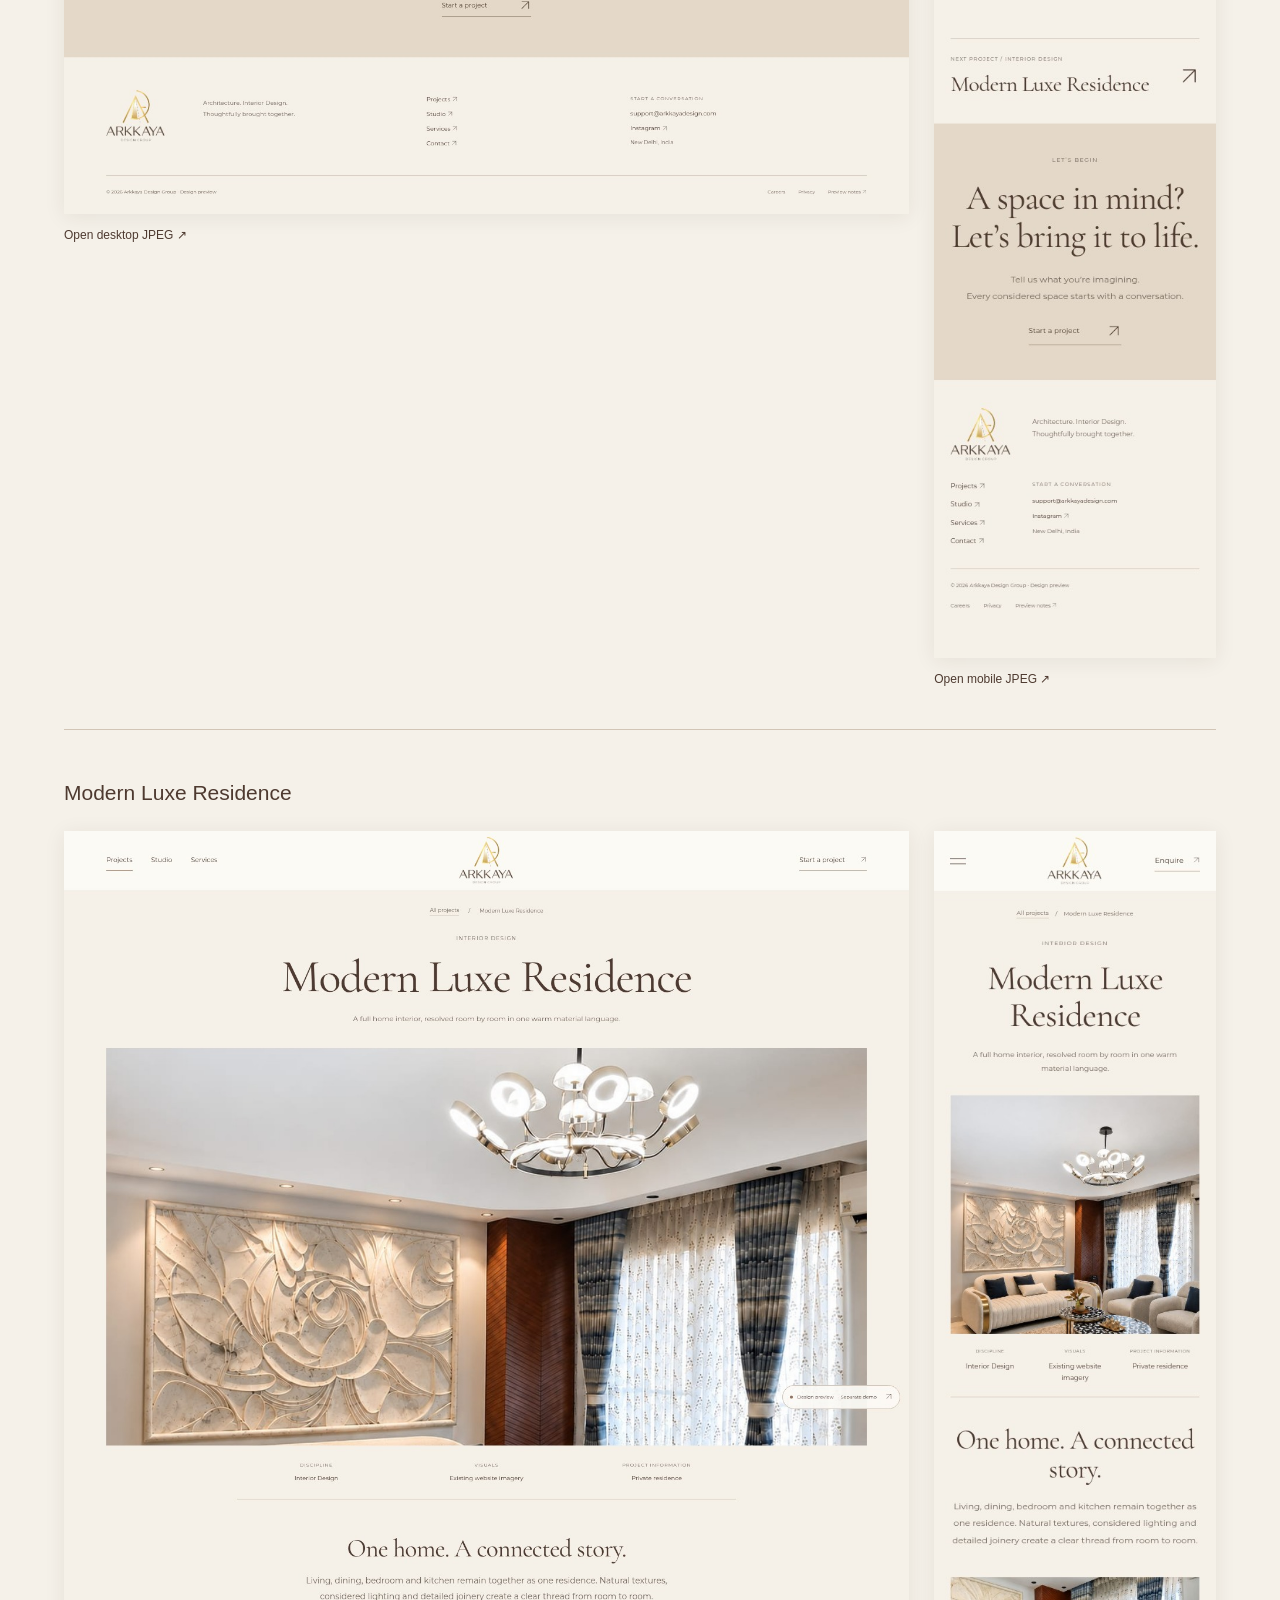
<file: arkkaya-demo/review.html>
<!doctype html><html lang="en"><meta charset="UTF-8"><meta name="viewport" content="width=device-width,initial-scale=1"><meta name="robots" content="noindex,nofollow"><title>Arkkaya — Client review gallery</title><style>*{box-sizing:border-box}body{margin:0;background:#f5f1e9;color:#4e3a30;font:16px/1.6 Arial,sans-serif;padding:35px 5vw}header{max-width:1000px;margin:0 auto 45px}h1{font-size:44px;font-weight:400;line-height:1.15;letter-spacing:-2px}p{max-width:780px;color:#75675b}nav{display:flex;gap:15px;flex-wrap:wrap}nav a{padding:12px 20px;background:#654b3c;color:white;text-decoration:none}section{max-width:1280px;margin:50px auto}h2{font-size:28px;font-weight:400}article{padding:25px 0 40px;border-top:1px solid #d2c5b6}h3{font-size:21px;font-weight:400}.views{display:grid;grid-template-columns:3fr 1fr;gap:25px;align-items:start}a{color:inherit;text-decoration:none}img{width:100%;display:block;box-shadow:0 3px 20px #392c1914}span{display:block;font-size:12px;margin-top:12px}@media(max-width:600px){body{padding:20px}h1{font-size:35px}.views{grid-template-columns:1fr}.views>a:last-child{max-width:240px}nav a{font-size:12px}}</style><header><p>ARKKAYA DESIGN GROUP / SEPARATE CLIENT DEMO</p><h1>The complete redesign,<br>section by section.</h1><p>B.Form reference-led revision: full-width photography, a centred studio story, material studies and a simple dot-line process. Uses the original Arkkaya logo, founder photo and project images. Every homepage section and all ten pages are shown in desktop and mobile views. Forms are simulated. The original live website is unchanged.</p><nav><a href="index.html">Open interactive demo ↗</a><a href="deliverables/Arkkaya-All-JPEG-Previews.zip">Download all JPEGs ↓</a><a href="deliverables/Arkaya-Website-Review.zip">Download full demo package ↓</a></nav></header><section><h2>Every homepage section</h2><article><h3>Navigation</h3><div class="views"><a href="previews/section-01-navigation-desktop.jpg" target="_blank"><img src="previews/section-01-navigation-desktop.jpg" alt="Desktop Navigation" loading="lazy"><span>Open desktop JPEG ↗</span></a><a href="previews/section-01-navigation-mobile.jpg" target="_blank"><img src="previews/section-01-navigation-mobile.jpg" alt="Mobile Navigation" loading="lazy"><span>Open mobile JPEG ↗</span></a></div></article><article><h3>Opening image &amp; introduction</h3><div class="views"><a href="previews/section-02-opening-desktop.jpg" target="_blank"><img src="previews/section-02-opening-desktop.jpg" alt="Desktop Opening image &amp; introduction" loading="lazy"><span>Open desktop JPEG ↗</span></a><a href="previews/section-02-opening-mobile.jpg" target="_blank"><img src="previews/section-02-opening-mobile.jpg" alt="Mobile Opening image &amp; introduction" loading="lazy"><span>Open mobile JPEG ↗</span></a></div></article><article><h3>Meet the founders</h3><div class="views"><a href="previews/section-03-founders-desktop.jpg" target="_blank"><img src="previews/section-03-founders-desktop.jpg" alt="Desktop Meet the founders" loading="lazy"><span>Open desktop JPEG ↗</span></a><a href="previews/section-03-founders-mobile.jpg" target="_blank"><img src="previews/section-03-founders-mobile.jpg" alt="Mobile Meet the founders" loading="lazy"><span>Open mobile JPEG ↗</span></a></div></article><article><h3>Selected projects</h3><div class="views"><a href="previews/section-04-selected-projects-desktop.jpg" target="_blank"><img src="previews/section-04-selected-projects-desktop.jpg" alt="Desktop Selected projects" loading="lazy"><span>Open desktop JPEG ↗</span></a><a href="previews/section-04-selected-projects-mobile.jpg" target="_blank"><img src="previews/section-04-selected-projects-mobile.jpg" alt="Mobile Selected projects" loading="lazy"><span>Open mobile JPEG ↗</span></a></div></article><article><h3>Architecture &amp; Interior Design</h3><div class="views"><a href="previews/section-05-services-desktop.jpg" target="_blank"><img src="previews/section-05-services-desktop.jpg" alt="Desktop Architecture &amp; Interior Design" loading="lazy"><span>Open desktop JPEG ↗</span></a><a href="previews/section-05-services-mobile.jpg" target="_blank"><img src="previews/section-05-services-mobile.jpg" alt="Mobile Architecture &amp; Interior Design" loading="lazy"><span>Open mobile JPEG ↗</span></a></div></article><article><h3>Our process</h3><div class="views"><a href="previews/section-06-process-desktop.jpg" target="_blank"><img src="previews/section-06-process-desktop.jpg" alt="Desktop Our process" loading="lazy"><span>Open desktop JPEG ↗</span></a><a href="previews/section-06-process-mobile.jpg" target="_blank"><img src="previews/section-06-process-mobile.jpg" alt="Mobile Our process" loading="lazy"><span>Open mobile JPEG ↗</span></a></div></article><article><h3>9:16 Reel previews</h3><div class="views"><a href="previews/section-07-reels-desktop.jpg" target="_blank"><img src="previews/section-07-reels-desktop.jpg" alt="Desktop 9:16 Reel previews" loading="lazy"><span>Open desktop JPEG ↗</span></a><a href="previews/section-07-reels-mobile.jpg" target="_blank"><img src="previews/section-07-reels-mobile.jpg" alt="Mobile 9:16 Reel previews" loading="lazy"><span>Open mobile JPEG ↗</span></a></div></article><article><h3>Contact invitation</h3><div class="views"><a href="previews/section-08-contact-desktop.jpg" target="_blank"><img src="previews/section-08-contact-desktop.jpg" alt="Desktop Contact invitation" loading="lazy"><span>Open desktop JPEG ↗</span></a><a href="previews/section-08-contact-mobile.jpg" target="_blank"><img src="previews/section-08-contact-mobile.jpg" alt="Mobile Contact invitation" loading="lazy"><span>Open mobile JPEG ↗</span></a></div></article><article><h3>Footer &amp; privacy</h3><div class="views"><a href="previews/section-09-footer-desktop.jpg" target="_blank"><img src="previews/section-09-footer-desktop.jpg" alt="Desktop Footer &amp; privacy" loading="lazy"><span>Open desktop JPEG ↗</span></a><a href="previews/section-09-footer-mobile.jpg" target="_blank"><img src="previews/section-09-footer-mobile.jpg" alt="Mobile Footer &amp; privacy" loading="lazy"><span>Open mobile JPEG ↗</span></a></div></article></section><section><h2>Every page</h2><article><h3>Homepage</h3><div class="views"><a href="previews/page-01-homepage-desktop.jpg" target="_blank"><img src="previews/page-01-homepage-desktop.jpg" alt="Desktop Homepage" loading="lazy"><span>Open desktop JPEG ↗</span></a><a href="previews/page-01-homepage-mobile.jpg" target="_blank"><img src="previews/page-01-homepage-mobile.jpg" alt="Mobile Homepage" loading="lazy"><span>Open mobile JPEG ↗</span></a></div></article><article><h3>Projects listing</h3><div class="views"><a href="previews/page-02-projects-desktop.jpg" target="_blank"><img src="previews/page-02-projects-desktop.jpg" alt="Desktop Projects listing" loading="lazy"><span>Open desktop JPEG ↗</span></a><a href="previews/page-02-projects-mobile.jpg" target="_blank"><img src="previews/page-02-projects-mobile.jpg" alt="Mobile Projects listing" loading="lazy"><span>Open mobile JPEG ↗</span></a></div></article><article><h3>The Neoclassical Villa</h3><div class="views"><a href="previews/page-03-villa-project-desktop.jpg" target="_blank"><img src="previews/page-03-villa-project-desktop.jpg" alt="Desktop The Neoclassical Villa" loading="lazy"><span>Open desktop JPEG ↗</span></a><a href="previews/page-03-villa-project-mobile.jpg" target="_blank"><img src="previews/page-03-villa-project-mobile.jpg" alt="Mobile The Neoclassical Villa" loading="lazy"><span>Open mobile JPEG ↗</span></a></div></article><article><h3>Modern Luxe Residence</h3><div class="views"><a href="previews/page-04-residence-project-desktop.jpg" target="_blank"><img src="previews/page-04-residence-project-desktop.jpg" alt="Desktop Modern Luxe Residence" loading="lazy"><span>Open desktop JPEG ↗</span></a><a href="previews/page-04-residence-project-mobile.jpg" target="_blank"><img src="previews/page-04-residence-project-mobile.jpg" alt="Mobile Modern Luxe Residence" loading="lazy"><span>Open mobile JPEG ↗</span></a></div></article><article><h3>Blue Reverie Lounge</h3><div class="views"><a href="previews/page-05-lounge-project-desktop.jpg" target="_blank"><img src="previews/page-05-lounge-project-desktop.jpg" alt="Desktop Blue Reverie Lounge" loading="lazy"><span>Open desktop JPEG ↗</span></a><a href="previews/page-05-lounge-project-mobile.jpg" target="_blank"><img src="previews/page-05-lounge-project-mobile.jpg" alt="Mobile Blue Reverie Lounge" loading="lazy"><span>Open mobile JPEG ↗</span></a></div></article><article><h3>Services</h3><div class="views"><a href="previews/page-06-services-desktop.jpg" target="_blank"><img src="previews/page-06-services-desktop.jpg" alt="Desktop Services" loading="lazy"><span>Open desktop JPEG ↗</span></a><a href="previews/page-06-services-mobile.jpg" target="_blank"><img src="previews/page-06-services-mobile.jpg" alt="Mobile Services" loading="lazy"><span>Open mobile JPEG ↗</span></a></div></article><article><h3>Studio &amp; Founders</h3><div class="views"><a href="previews/page-07-studio-desktop.jpg" target="_blank"><img src="previews/page-07-studio-desktop.jpg" alt="Desktop Studio &amp; Founders" loading="lazy"><span>Open desktop JPEG ↗</span></a><a href="previews/page-07-studio-mobile.jpg" target="_blank"><img src="previews/page-07-studio-mobile.jpg" alt="Mobile Studio &amp; Founders" loading="lazy"><span>Open mobile JPEG ↗</span></a></div></article><article><h3>Contact</h3><div class="views"><a href="previews/page-08-contact-desktop.jpg" target="_blank"><img src="previews/page-08-contact-desktop.jpg" alt="Desktop Contact" loading="lazy"><span>Open desktop JPEG ↗</span></a><a href="previews/page-08-contact-mobile.jpg" target="_blank"><img src="previews/page-08-contact-mobile.jpg" alt="Mobile Contact" loading="lazy"><span>Open mobile JPEG ↗</span></a></div></article><article><h3>Careers</h3><div class="views"><a href="previews/page-09-careers-desktop.jpg" target="_blank"><img src="previews/page-09-careers-desktop.jpg" alt="Desktop Careers" loading="lazy"><span>Open desktop JPEG ↗</span></a><a href="previews/page-09-careers-mobile.jpg" target="_blank"><img src="previews/page-09-careers-mobile.jpg" alt="Mobile Careers" loading="lazy"><span>Open mobile JPEG ↗</span></a></div></article><article><h3>Demo privacy</h3><div class="views"><a href="previews/page-10-privacy-desktop.jpg" target="_blank"><img src="previews/page-10-privacy-desktop.jpg" alt="Desktop Demo privacy" loading="lazy"><span>Open desktop JPEG ↗</span></a><a href="previews/page-10-privacy-mobile.jpg" target="_blank"><img src="previews/page-10-privacy-mobile.jpg" alt="Mobile Demo privacy" loading="lazy"><span>Open mobile JPEG ↗</span></a></div></article></section></html>
</file>
<file: arkkaya-demo/styles.css>
@font-face{font-family:DM Sans;src:url('assets/dm-sans.woff2') format('woff2');font-weight:400;font-style:normal;font-display:swap}
@font-face{font-family:DM Sans;src:url('assets/dm-sans-medium.woff2') format('woff2');font-weight:500 700;font-style:normal;font-display:swap}
:root{--paper:#f6f4ef;--white:#fdfcf9;--ink:#3e352d;--muted:#72695f;--line:#dcd6cd;--brown:#70513c;--sand:#eae5dc;--pad:clamp(24px,4.45vw,80px)}
*{box-sizing:border-box}html{scroll-behavior:smooth;scroll-padding-top:25px}body{margin:0;background:var(--paper);color:var(--ink);font-family:'DM Sans',Arial,sans-serif;font-size:16px;line-height:1.6;-webkit-font-smoothing:antialiased}body:has(dialog[open]){overflow:hidden}button,input,select,textarea{font:inherit}button,a{-webkit-tap-highlight-color:transparent}button,a,input,select,textarea{outline-offset:5px}a{color:inherit;text-decoration:none}button{cursor:pointer;color:inherit}img{display:block;width:100%;object-fit:cover;background:var(--sand)}h1,h2,h3,p{margin:0}h1,h2,h3{font-weight:400;line-height:1.1}h1{font-size:clamp(46px,5.7vw,88px);letter-spacing:-.055em}h2{font-size:clamp(36px,3.4vw,53px);letter-spacing:-.045em}h3{font-size:25px;letter-spacing:-.025em}p{color:var(--muted)}button{border:0;background:none}.container{padding-inline:var(--pad)}.eyebrow{font-size:11px;letter-spacing:.15em;text-transform:uppercase;font-weight:500;line-height:1.4;color:var(--muted)}.eyebrow .index{margin-right:17px;color:#a18b78}.arrow-link{display:inline-flex;gap:42px;align-items:center;padding:8px 0;border-bottom:1px solid #948473;font-size:13px;line-height:1.5;white-space:nowrap}.arrow-link span{font-size:20px;line-height:1}.arrow-link:hover{color:var(--brown);border-color:var(--brown)}.button{display:inline-flex;align-items:center;justify-content:space-between;gap:42px;padding:16px 22px;background:var(--brown);color:#fff;font-size:13px;border:1px solid var(--brown)}.button:hover{background:#543b2a}.button.secondary{background:transparent;color:var(--ink);border-color:var(--line)}.button.secondary:hover{background:var(--sand)}.site-header{height:104px;display:flex;align-items:center;padding:0 var(--pad);gap:30px;border-bottom:1px solid var(--line)}.wordmark{font-size:30px;line-height:1.1;letter-spacing:.13em;display:inline-flex;flex-direction:column;font-weight:500}.wordmark span{font-size:8px;letter-spacing:.32em;margin-top:6px}.desktop-nav{display:flex;gap:32px;margin:auto;font-size:12px}.desktop-nav a{position:relative;padding:8px 0}.desktop-nav a[aria-current=page]:after{content:'';position:absolute;bottom:0;left:0;right:0;height:1px;background:var(--brown)}.header-cta{border:1px solid #c1b6a8;display:flex;gap:32px;padding:11px 17px;font-size:12px}.header-cta:hover{background:var(--sand)}.menu-toggle{display:none}.mobile-nav{padding:20px var(--pad);border-bottom:1px solid var(--line);background:var(--paper)}.mobile-nav:not([hidden]){display:flex;flex-direction:column;gap:12px}.skip-link{position:absolute;top:-60px;left:20px;z-index:100;background:var(--ink);color:#fff;padding:12px}.skip-link:focus{top:10px}#main:focus{outline:none}.hero{padding-top:56px}.hero-heading{display:grid;grid-template-columns:1.5fr 1fr;gap:50px;align-items:end;margin:24px 0 42px}.hero-intro{max-width:328px;margin-left:auto;padding-bottom:5px}.hero-intro p{font-size:14px;line-height:1.8;max-width:300px}.hero-actions{display:flex;gap:30px;margin-top:23px}.hero-actions .arrow-link{gap:18px;font-size:12px}.hero-visual{position:relative;overflow:hidden}.hero-visual>img{height:clamp(350px,43vw,700px);object-position:center 53%}.image-corner{position:absolute;bottom:23px;left:25px;padding:9px 15px;background:rgba(246,244,239,.93);font-size:10px;letter-spacing:.1em;text-transform:uppercase;backdrop-filter:blur(8px)}.hero-caption{display:flex;justify-content:space-between;gap:20px;padding:16px 0;border-bottom:1px solid var(--line);font-size:11px;color:var(--muted)}.hero-caption span:last-child{display:flex;gap:24px}.section{padding-top:116px;padding-bottom:116px}.founders-section{display:grid;grid-template-columns:.9fr 1fr;gap:9vw;align-items:center}.founder-visual{position:relative;aspect-ratio:1.1;overflow:hidden}.founder-visual img{height:100%;object-position:80% 50%}.founder-visual .image-corner{font-size:9px}.founders-copy h2{margin:28px 0 24px}.founders-copy>p{font-size:14px;max-width:380px;line-height:1.85}.founders-copy .arrow-link{margin-top:24px}.founders-copy .asset-note{font-size:11px;line-height:1.7;margin-top:25px;max-width:340px;color:#7d7164}.projects-section{padding-top:83px;padding-bottom:100px;border-top:1px solid var(--line)}.section-heading{display:flex;justify-content:space-between;gap:24px;align-items:end;margin:24px 0 34px}.section-heading .section-heading-right{display:flex;align-items:center;gap:42px}.carousel-controls{display:flex;gap:10px}.round-button{width:44px;height:44px;border:1px solid #c7bcb0;border-radius:50%;font-size:21px;display:inline-flex;align-items:center;justify-content:center}.round-button:hover{background:var(--ink);color:#fff}.project-grid{display:grid;grid-template-columns:repeat(2,1fr);gap:32px}.project-card .project-image{position:relative;overflow:hidden;aspect-ratio:1.5;background:var(--sand)}.project-card img{height:100%;transition:transform .6s}.project-card:hover img{transform:scale(1.035)}.project-image .image-open{position:absolute;bottom:17px;right:18px;background:var(--paper);width:37px;height:37px;display:flex;align-items:center;justify-content:center;border-radius:50%;font-size:18px}.project-card-copy{display:flex;justify-content:space-between;align-items:start;gap:10px;padding-top:19px}.project-card h3{font-size:23px}.project-card-copy .eyebrow{font-size:9px;margin-top:8px;letter-spacing:.12em}.project-card-copy .view-project{font-size:11px;border-bottom:1px solid #baaea0;white-space:nowrap;padding-bottom:4px}.section-bottom-link{display:flex;justify-content:center;margin-top:45px}.services-section{padding-top:80px;padding-bottom:88px;background:var(--sand)}.services-intro{display:grid;grid-template-columns:1fr 1fr;gap:6vw;align-items:end;margin-bottom:42px}.services-intro h2{margin-top:26px}.services-intro>p{font-size:14px;max-width:340px;margin:0 0 4px auto}.service-row{display:grid;grid-template-columns:62px 1fr 1fr 44px;gap:20px;align-items:center;padding:25px 0;border-top:1px solid #cfc6b9}.service-row:last-child{border-bottom:1px solid #cfc6b9}.service-row .num{font-size:11px;color:#9b8976}.service-row h3{font-size:29px}.service-row p{font-size:13px;max-width:330px}.service-row .service-arrow{font-size:25px;text-align:right}.service-row:hover .service-arrow{transform:translate(4px,-4px)}.service-link{margin-top:25px}.process-section{padding-top:100px;padding-bottom:100px}.process-header{display:flex;justify-content:space-between;align-items:end;gap:30px}.process-header h2{margin-top:24px}.process-header>p{font-size:13px;max-width:220px}.process-grid{display:grid;grid-template-columns:repeat(3,1fr);gap:45px;margin-top:50px}.process-step{border-top:1px solid #c9beaf;padding-top:22px}.step-number{width:30px;height:30px;border:1px solid #c7b8a6;border-radius:50%;display:flex;align-items:center;justify-content:center;font-size:10px;margin-bottom:22px}.process-step h3{font-size:25px;margin-bottom:13px}.process-step p{font-size:13px;max-width:240px}.reels-section{padding-top:62px;padding-bottom:85px;border-top:1px solid var(--line)}.reels-grid{display:grid;grid-template-columns:repeat(3,1fr);gap:24px;margin-top:34px}.reel-card{text-align:left;position:relative;aspect-ratio:9/16;overflow:hidden;background:var(--sand);padding:0;width:100%;max-height:435px}.reel-card img{height:100%;transition:transform .6s}.reel-card:hover img{transform:scale(1.04)}.reel-card:after{content:'';position:absolute;inset:50% 0 0;background:linear-gradient(transparent,rgba(30,24,18,.65))}.play-circle{display:flex;align-items:center;justify-content:center;border:1px solid rgba(255,255,255,.8);border-radius:50%;width:49px;height:49px;color:#fff;font-size:15px;position:absolute;top:50%;left:50%;transform:translate(-50%,-50%);background:rgba(70,60,43,.12);backdrop-filter:blur(4px);z-index:1}.reel-caption{position:absolute;bottom:24px;left:24px;right:24px;z-index:1;color:#fff}.reel-caption span{font-size:9px;letter-spacing:.12em;text-transform:uppercase;display:block;margin-bottom:7px}.reel-caption strong{font-weight:400;font-size:21px}.reels-section .section-heading>p{font-size:12px;max-width:260px}.contact-band{background:#e3dbcf;padding-top:75px;padding-bottom:78px;display:grid;grid-template-columns:1fr auto;gap:30px;align-items:end}.contact-band h2{font-size:clamp(44px,4.5vw,70px);margin-top:22px;line-height:1.1;letter-spacing:-.055em}.contact-band-right{max-width:290px}.contact-band-right p{font-size:13px;margin-bottom:24px}.contact-band .arrow-link{gap:65px}.site-footer{padding:64px var(--pad) 28px}.footer-top{display:grid;grid-template-columns:1fr 1fr 1fr;gap:30px;align-items:start;padding-bottom:57px}.footer-top>p{font-size:13px}.footer-top nav{display:grid;grid-template-columns:1fr 1fr;gap:12px 35px;font-size:12px;justify-self:end}.footer-bottom{display:flex;justify-content:space-between;gap:25px;border-top:1px solid var(--line);padding-top:24px;font-size:10px;color:var(--muted)}.footer-bottom>div{display:flex;gap:25px}.text-button{padding:0;font-size:inherit}.preview-badge{position:fixed;bottom:18px;right:22px;z-index:10;background:#fdfbf7;box-shadow:0 3px 20px #382a1714;border:1px solid #d2c7b9;border-radius:30px;padding:10px 15px;display:flex;gap:8px;align-items:center;font-size:10px}.preview-badge>span:first-child{width:5px;height:5px;background:#957257;border-radius:50%}.preview-badge>span:last-child{margin-left:6px;font-size:13px}.page-intro{padding-top:65px;padding-bottom:48px}.page-intro h1{margin-top:24px}.page-intro .intro-bottom{display:flex;justify-content:space-between;gap:30px;align-items:end;margin-top:28px}.page-intro p{font-size:14px;max-width:420px}.filter-bar{display:flex;gap:9px;padding-top:28px;border-top:1px solid var(--line);margin-bottom:35px}.filter{border:1px solid #cfc5b8;border-radius:30px;padding:9px 20px;font-size:12px}.filter[aria-pressed=true]{background:var(--ink);color:#fff;border-color:var(--ink)}.filter:hover{border-color:var(--ink)}.listing-grid{row-gap:45px;padding-bottom:95px}.project-page .breadcrumb{display:flex;gap:16px;align-items:center;font-size:11px;color:var(--muted);margin-top:35px}.project-page .breadcrumb a{border-bottom:1px solid var(--line)}.project-page .project-title{display:grid;grid-template-columns:1.4fr 1fr;gap:40px;align-items:end;margin:40px 0}.project-page .project-title h1{margin-top:18px;font-size:clamp(46px,5vw,77px)}.project-page .project-title>p{font-size:14px;max-width:300px;justify-self:end}.project-hero{height:clamp(350px,48vw,740px)}.project-facts{display:grid;grid-template-columns:repeat(3,1fr);padding:28px 0;border-bottom:1px solid var(--line)}.project-facts dt{font-size:9px;letter-spacing:.12em;text-transform:uppercase;color:var(--muted);margin-bottom:7px}.project-facts dd{font-size:13px;margin:0}.project-story{max-width:640px;margin:80px auto;text-align:center}.project-story h2{font-size:38px;margin-bottom:20px}.project-story p{font-size:14px}.project-gallery{display:grid;grid-template-columns:1.2fr .8fr;gap:26px}.gallery-tile{padding:0;text-align:left;width:100%}.gallery-tile img{height:540px}.gallery-tile:nth-child(2) img{object-position:86% center}.gallery-tile.full{grid-column:1/-1}.gallery-tile.full img{height:490px}.gallery-tile span{display:flex;justify-content:space-between;gap:20px;padding:12px 0;font-size:10px;color:var(--muted)}.next-project{margin-top:80px;margin-bottom:75px;padding-top:30px;border-top:1px solid var(--line);display:flex;justify-content:space-between;align-items:center}.next-project .eyebrow{margin-bottom:12px}.next-project h3{font-size:30px}.next-project>a{font-size:40px}.service-feature{display:grid;grid-template-columns:1fr 1fr;gap:70px;align-items:center;padding-bottom:80px}.service-feature img{height:480px}.service-feature .eyebrow{margin-bottom:24px}.service-feature h2{margin-bottom:20px}.service-feature p{font-size:14px;max-width:380px}.service-feature ul{padding:0;margin:25px 0;list-style:none;font-size:12px;color:var(--muted)}.service-feature li{border-bottom:1px solid var(--line);padding:10px 0;max-width:350px}.service-feature li:before{content:'↗';margin-right:15px}.studio-lead{display:grid;grid-template-columns:1fr 1fr;gap:80px;padding-bottom:80px;align-items:center}.studio-lead img{height:480px}.studio-lead h2{margin-bottom:25px}.studio-lead p{font-size:14px;line-height:1.9}.founders-detail{padding-top:65px;padding-bottom:70px;border-top:1px solid var(--line);display:grid;grid-template-columns:1fr 1fr;gap:70px}.founders-detail h2{margin-top:22px}.founders-detail p{font-size:14px;margin-bottom:25px}.asset-placeholder{background:var(--sand);padding:24px;border:1px solid var(--line);color:var(--muted);font-size:12px}.asset-placeholder p{font-size:12px;margin-bottom:0}.contact-layout{display:grid;grid-template-columns:.8fr 1.2fr;gap:100px;padding-bottom:100px}.contact-aside h3{font-size:26px;margin-bottom:18px}.contact-aside p{font-size:13px;max-width:260px}.contact-aside .asset-placeholder{margin-top:32px;max-width:320px}.contact-aside .arrow-link{margin-top:30px}.form-grid{display:grid;grid-template-columns:1fr 1fr;gap:25px}.field{display:flex;flex-direction:column;gap:9px}.field label{font-size:11px;color:var(--muted)}.field input,.field select,.field textarea{border:0;border-bottom:1px solid #bfb2a0;background:transparent;border-radius:0;padding:11px 0;color:var(--ink);width:100%;font-size:14px}.field select{min-height:48px}.field input::placeholder,.field textarea::placeholder{color:#92877b;font-size:12px}.field textarea{resize:vertical;min-height:115px}.field.wide{grid-column:1/-1}.form-note{font-size:11px;margin:22px 0}.form-note a{border-bottom:1px solid var(--line)}.form-status{padding:18px;background:var(--sand);font-size:13px;color:var(--ink);margin-top:22px;line-height:1.8}.form-status:empty{display:none}.privacy-content{max-width:780px;padding-top:15px;padding-bottom:100px}.privacy-content h2{font-size:25px;margin-top:35px;margin-bottom:16px}.privacy-content p{font-size:14px;line-height:1.9}.back-link{font-size:12px;display:inline-block;margin-top:28px;border-bottom:1px solid var(--line)}dialog{border:1px solid var(--line);background:var(--paper);color:var(--ink);padding:48px;max-width:640px;width:calc(100% - 32px);max-height:90dvh;overflow:auto}dialog::backdrop{background:#21170fc9;backdrop-filter:blur(5px)}.dialog-close{position:absolute;top:10px;right:14px;font-size:29px;z-index:3;line-height:1.2;min-width:34px;min-height:34px}.dialog-copy h2{font-size:33px;margin:18px 0}.dialog-copy p,.dialog-copy li{font-size:13px;color:var(--muted);line-height:1.8}.dialog-copy ul{padding-left:18px}.dialog-copy .button{margin-top:22px}.lightbox-dialog{max-width:1100px;padding:45px 20px 20px}.lightbox-dialog img{max-height:70dvh;object-fit:contain;background:transparent}.lightbox-controls{display:flex;justify-content:space-between;align-items:center;gap:20px;margin-top:15px;font-size:11px}.reel-dialog{max-width:390px;padding:0;border:0;background:#352c23;color:#fff}.reel-dialog .dialog-close{color:white;background:#21170f55;border-radius:50%;top:22px;right:14px}.reel-player{position:relative;aspect-ratio:9/16;overflow:hidden}.reel-player img{height:100%;object-position:var(--position,50%) center;transition:object-position 5s linear}.reel-player:after{content:'';position:absolute;inset:40% 0 0;background:linear-gradient(transparent,rgba(21,17,13,.8))}.reel-timeline{position:absolute;top:10px;left:10px;right:10px;display:flex;gap:5px;z-index:2}.reel-timeline span{height:3px;background:#ffffff60;flex:1}.reel-timeline span.active{background:#fff}.reel-text{position:absolute;bottom:65px;left:25px;right:25px;z-index:2}.reel-text .eyebrow{color:#fff;margin-bottom:15px}.reel-text h2{font-size:36px;letter-spacing:-.04em}.reel-text p{color:#ede4d8;font-size:12px;margin-top:15px}.reel-controls{position:absolute;z-index:2;bottom:15px;left:20px;right:20px;display:flex;justify-content:space-between;align-items:center}.reel-controls button{color:#fff;font-size:12px;border:1px solid #ffffff66;border-radius:30px;padding:6px 14px}.reel-controls .reel-count{font-size:10px}.empty-message{grid-column:1/-1;padding:50px 0}.visually-hidden{position:absolute;width:1px;height:1px;padding:0;overflow:hidden;clip:rect(0,0,0,0);white-space:nowrap;border:0}
.inline-icon{width:1em;height:1em;display:inline-block;vertical-align:-.12em;fill:none;stroke:currentColor;stroke-width:1.25;stroke-linecap:round;stroke-linejoin:round;flex-shrink:0}.round-button .inline-icon{width:19px;height:19px}.reels-grid{max-width:850px;margin-inline:auto}.reel-card{max-height:none}
@media(min-width:1600px){body{max-width:1900px;margin:auto}}
@media(max-width:1000px){.desktop-nav{gap:22px}.site-header{gap:20px}.header-cta{gap:18px}.hero-heading{gap:32px}.hero-actions{gap:18px}.hero-actions .arrow-link{gap:10px}.founders-section{gap:6vw}.section{padding-block:80px}.section-heading .section-heading-right{gap:25px}.reel-card{max-height:none}.contact-layout{gap:55px}.service-feature{gap:40px}.service-feature img{height:420px}.studio-lead{gap:40px}}
@media(max-width:700px){:root{--pad:22px}.site-header{height:82px;justify-content:space-between;gap:16px}.wordmark{font-size:25px}.wordmark span{font-size:6.5px}.desktop-nav{display:none}.header-cta{margin-left:auto;font-size:10px;padding:9px 11px;gap:13px}.menu-toggle{display:flex;flex-direction:column;gap:5px;padding:9px 0 9px 6px;min-width:27px;min-height:35px;justify-content:center}.menu-toggle span{height:1px;width:21px;background:var(--ink)}.hero{padding-top:34px}.hero>.eyebrow{font-size:9px}.hero-heading{grid-template-columns:1fr;gap:22px;margin:21px 0 28px}.hero h1{font-size:51px;letter-spacing:-.055em}.hero-intro{margin:0;max-width:none}.hero-intro p{font-size:12px;max-width:295px;line-height:1.8}.hero-actions{margin-top:17px;gap:28px}.hero-actions .arrow-link{font-size:11px;gap:25px}.hero-visual>img{height:390px;object-position:54% center}.image-corner{left:14px;bottom:14px;font-size:8px;padding:7px 10px}.hero-caption{font-size:9px;padding:12px 0;gap:10px}.hero-caption span:last-child{gap:12px}.hero-caption .desktop-caption{display:none}.section{padding-block:64px}.founders-section{grid-template-columns:1fr;gap:30px}.founder-visual{aspect-ratio:1.18;order:2}.founders-copy h2{font-size:37px;margin:20px 0}.founders-copy>p{font-size:12px}.founders-copy .arrow-link{margin-top:19px;font-size:12px}.founders-copy .asset-note{font-size:10px;margin-top:15px}.eyebrow{font-size:9px}.projects-section{padding-top:53px;padding-bottom:60px}.section-heading{margin:20px 0 25px;align-items:center;gap:10px}.section-heading h2{font-size:35px}.section-heading .section-heading-right{gap:10px}.section-heading-right>.arrow-link{display:none}.carousel-controls{gap:7px}.round-button{width:36px;height:36px;font-size:18px}.project-grid{grid-template-columns:1fr;gap:30px}.project-card .project-image{aspect-ratio:1.38}.project-card-copy{padding-top:15px}.project-card h3{font-size:22px}.project-card-copy .eyebrow{font-size:8px}.project-card-copy .view-project{font-size:10px}.project-image .image-open{bottom:14px;right:14px;width:32px;height:32px}.section-bottom-link{margin-top:27px}.section-bottom-link .arrow-link{font-size:11px}.services-section{padding-block:55px}.services-intro{grid-template-columns:1fr;gap:18px;margin-bottom:30px}.services-intro h2{font-size:36px;margin-top:19px}.services-intro>p{margin:0;font-size:12px;max-width:290px}.service-row{grid-template-columns:24px 1fr 24px;gap:14px;padding:22px 0}.service-row h3{font-size:25px}.service-row p{grid-column:2;grid-row:2;font-size:11px}.service-row .service-arrow{grid-column:3;grid-row:1;font-size:21px}.service-row .num{font-size:9px}.service-link .arrow-link{font-size:11px}.process-section{padding-block:61px}.process-header{display:block}.process-header h2{font-size:36px;margin-top:20px}.process-header>p{font-size:12px;margin-top:18px;max-width:270px}.process-grid{grid-template-columns:1fr;gap:24px;margin-top:32px}.process-step{display:grid;grid-template-columns:33px 1fr;column-gap:17px;padding-top:22px}.step-number{grid-row:1/3;margin:0;width:27px;height:27px;font-size:9px}.process-step h3{font-size:23px;margin-bottom:10px}.process-step p{font-size:12px;max-width:270px;grid-column:2}.reels-section{padding-top:48px;padding-bottom:55px}.reels-section .section-heading{display:block}.reels-section .section-heading>p{font-size:11px;margin-top:16px}.reels-grid{gap:12px;grid-template-columns:repeat(3,minmax(0,1fr));margin-top:25px}.reel-caption{bottom:12px;left:10px;right:10px}.reel-caption span{font-size:6px;letter-spacing:.08em}.reel-caption strong{font-size:13px;line-height:1.2;display:block}.play-circle{width:29px;height:29px;font-size:10px}.contact-band{padding-block:53px;grid-template-columns:1fr;gap:25px}.contact-band h2{font-size:46px;margin-top:20px}.contact-band-right{max-width:290px}.contact-band-right p{font-size:12px;margin-bottom:16px}.contact-band .arrow-link{font-size:12px}.site-footer{padding-top:43px;padding-bottom:75px}.footer-top{grid-template-columns:1fr 1fr;gap:29px 20px;padding-bottom:35px}.footer-top>p{font-size:11px}.footer-top nav{grid-column:1/-1;justify-self:stretch;display:flex;justify-content:space-between;gap:10px;font-size:11px}.footer-bottom{flex-direction:column;gap:15px;font-size:9px;padding-top:20px}.footer-bottom>div{gap:20px}.preview-badge{right:12px;bottom:12px;padding:8px 12px;font-size:9px}.preview-badge .badge-detail{display:none}.page-intro{padding-top:40px;padding-bottom:32px}.page-intro h1{margin-top:20px;font-size:49px}.page-intro p{font-size:12px}.page-intro .intro-bottom{margin-top:20px}.filter-bar{padding-top:23px;gap:7px;margin-bottom:25px}.filter{font-size:10px;padding:8px 13px}.listing-grid{padding-bottom:55px}.project-page .breadcrumb{font-size:10px;margin-top:25px;gap:11px}.project-page .project-title{grid-template-columns:1fr;gap:23px;margin:30px 0}.project-page .project-title h1{font-size:46px;margin-top:18px}.project-page .project-title>p{justify-self:start;font-size:12px}.project-hero{height:340px;object-position:55% center}.project-facts{gap:10px;padding-block:20px}.project-facts dt{font-size:8px}.project-facts dd{font-size:10px}.project-story{margin:45px auto}.project-story h2{font-size:32px}.project-story p{font-size:12px}.project-gallery{gap:20px;grid-template-columns:1fr}.gallery-tile img{height:340px}.gallery-tile:nth-child(2) img{height:440px}.gallery-tile.full{grid-column:auto}.gallery-tile.full img{height:250px}.gallery-tile span{font-size:9px}.next-project{margin-top:45px;margin-bottom:45px;padding-top:25px}.next-project h3{font-size:25px}.next-project>a{font-size:30px}.service-feature{grid-template-columns:1fr;gap:28px;padding-bottom:55px}.service-feature img{height:320px}.service-feature:nth-child(odd) img{order:2}.service-feature .eyebrow{margin-bottom:18px}.service-feature h2{font-size:36px;margin-bottom:18px}.service-feature p{font-size:12px}.service-feature ul{font-size:11px}.service-feature .arrow-link{font-size:11px}.studio-lead{grid-template-columns:1fr;gap:28px;padding-bottom:55px}.studio-lead img{height:330px}.studio-lead h2{font-size:36px}.studio-lead p{font-size:12px}.founders-detail{grid-template-columns:1fr;gap:28px;padding-block:45px}.founders-detail h2{font-size:36px}.founders-detail p{font-size:12px}.contact-layout{grid-template-columns:1fr;gap:40px;padding-bottom:60px}.contact-aside h3{font-size:25px}.contact-aside p{font-size:12px;max-width:100%}.contact-aside .asset-placeholder{max-width:100%;margin-top:20px}.contact-aside .arrow-link{margin-top:20px;font-size:11px}.form-grid{gap:24px 15px}.field label{font-size:10px}.field input,.field select,.field textarea{font-size:12px}.field input::placeholder,.field textarea::placeholder{font-size:11px}.form-note{font-size:10px}.form-grid .button{font-size:12px}.privacy-content{padding-bottom:60px}.privacy-content p{font-size:12px}.privacy-content h2{font-size:24px}dialog{padding:40px 24px 28px}.dialog-copy h2{font-size:29px}.dialog-copy p,.dialog-copy li{font-size:12px}.lightbox-dialog{padding:42px 10px 15px}.reel-dialog{padding:0;width:min(360px,calc(100% - 25px));max-height:94dvh}.reel-player{max-height:94dvh}.reel-text h2{font-size:32px}}
@media(prefers-reduced-motion:reduce){html{scroll-behavior:auto}*,*:before,*:after{transition:none!important;animation:none!important}}

/* Original brand and founder assets, reused without image editing. */
.wordmark{width:110px;flex-shrink:0}.wordmark .approved-logo{width:105px;height:88px;object-fit:contain;background:transparent}.site-footer .wordmark .approved-logo{height:95px}.founder-visual img{object-position:center 28%}.founders-portrait{margin-top:28px;max-width:400px;aspect-ratio:3/4;object-position:center 25%}.founder-bios{padding-top:45px}.founder-bios article+article{border-top:1px solid var(--line);padding-top:28px;margin-top:30px}.founder-bios h3{font-size:31px;margin:14px 0}.founder-bios p{max-width:370px}.contact-aside .asset-placeholder a{display:inline-block;margin-top:8px;border-bottom:1px solid var(--line);overflow-wrap:anywhere}.contact-aside .asset-placeholder small{display:block;margin-top:12px}.project-card h3{font-size:21px}.hero-visual>img{object-position:center 38%}
@media(max-width:700px){.wordmark{width:82px}.wordmark .approved-logo{width:80px;height:69px}.site-footer .wordmark .approved-logo{height:78px}.founder-bios{padding-top:0}.founder-bios h3{font-size:28px}.hero-visual>img{object-position:center 45%}.project-card h3{font-size:22px}.founder-visual{aspect-ratio:1}}

/* B.Form reference-led revision: original Arkkaya layout and warmer palette. */
@font-face{font-family:Montserrat;src:url('assets/montserrat.woff2') format('woff2');font-weight:400;font-style:normal;font-display:swap}
@font-face{font-family:Arkkaya Display;src:url('assets/cormorant.woff2') format('woff2');font-weight:400;font-style:normal;font-display:swap}
@font-face{font-family:Arkkaya Display;src:url('assets/cormorant-medium.woff2') format('woff2');font-weight:500 700;font-style:normal;font-display:swap}
:root{--paper:#f5f1e9;--white:#fcfaf5;--ink:#4e3a30;--muted:#76685e;--line:#d7cbbc;--brown:#654b3c;--sand:#eae1d4;--clay:#a97b61;--pad:clamp(24px,5vw,86px)}
body{font-family:Montserrat,Arial,sans-serif;font-size:14px;line-height:1.8}h1,h2{font-family:'Arkkaya Display',Georgia,serif;font-weight:400;letter-spacing:-.025em}h1{font-size:clamp(50px,5vw,76px);line-height:1.04}h2{font-size:clamp(39px,3.5vw,54px);line-height:1.08}h3{font-family:Montserrat,Arial,sans-serif;font-weight:400;letter-spacing:-.025em}.eyebrow{font-size:9px;letter-spacing:.15em;font-weight:400}.eyebrow .index{display:none}.arrow-link{font-size:11px;gap:28px;border-color:#af9683;padding-bottom:9px}.button{border-radius:1px;background:var(--brown);border-color:var(--brown);font-size:11px;font-weight:400;padding:14px 24px;gap:32px}.button.secondary{border-color:#aa9480}.button:hover{background:#49352a}.button.secondary:hover{background:var(--sand)}.site-header{height:100px;position:relative;border-bottom:0;gap:25px;background:var(--white)}.site-header .wordmark{position:absolute;left:50%;transform:translateX(-50%);width:93px}.wordmark .approved-logo{width:92px;height:82px}.desktop-nav{margin:0 auto 0 0;gap:32px;font-size:11px}.desktop-nav a[aria-current=page]:after{background:var(--clay)}.header-cta{margin-left:auto;background:none;border:0;border-bottom:1px solid #baa491;padding:8px 0;font-size:11px;gap:26px}.header-cta:hover{background:transparent;color:var(--clay)}.mobile-cta{display:none}.mobile-nav{background:var(--white)}
.hero{padding:0}.hero-visual{display:block}.hero-visual>img{height:clamp(390px,40vw,650px);object-position:center 44%}.hero-caption{padding:12px var(--pad);border:0;background:var(--paper);font-size:9px;letter-spacing:.035em;align-items:center}.hero-caption>a{display:inline-flex;gap:8px;align-items:center}.hero-heading{display:flex;flex-direction:column;gap:0;text-align:center;align-items:center;justify-content:center;margin:0;padding:48px 24px 67px}.hero-heading>.eyebrow{margin-bottom:18px}.hero h1{font-size:clamp(49px,4.9vw,74px);max-width:820px;line-height:1.03}.hero-intro{max-width:550px;margin:19px 0 0;padding:0}.hero-intro p{max-width:none;font-size:12px;line-height:1.9}.hero-actions{justify-content:center;gap:13px;margin-top:25px}.hero-actions .button{min-width:155px;justify-content:center;gap:23px}.section{padding-block:85px}.founders-section{padding:0;display:grid;grid-template-columns:1fr 1fr;gap:0;background:var(--sand);align-items:stretch}.founder-visual{height:540px;aspect-ratio:auto;order:initial}.founder-visual img{height:100%;object-position:center 35%}.founders-copy{display:flex;flex-direction:column;justify-content:center;align-items:flex-start;padding:55px clamp(40px,6vw,100px);max-width:720px}.founders-copy h2{font-size:clamp(37px,3.3vw,50px);margin:22px 0}.founders-copy>p{font-size:12px;line-height:1.9;max-width:390px}.founders-copy .arrow-link{font-size:11px;margin-top:25px}.founder-signature{font-family:'Arkkaya Display',Georgia,serif;font-size:25px;line-height:1.25;margin-top:25px}.founder-signature>span{display:block;font-family:Montserrat,Arial,sans-serif;font-size:8px;letter-spacing:.12em;text-transform:uppercase;margin-top:9px;color:var(--muted)}
.projects-section{padding-top:78px;padding-bottom:75px;border:0}.projects-section>.eyebrow{text-align:center}.section-heading{justify-content:center;position:relative;margin:19px 0 35px;text-align:center;min-height:53px}.section-heading h2{font-size:49px}.section-heading .section-heading-right{position:absolute;right:0;bottom:0;gap:28px}.section-heading-right>.arrow-link{font-size:10px;gap:18px}.round-button{width:36px;height:36px;border-color:#baaa98;background:transparent}.round-button:hover{background:var(--brown)}.round-button .inline-icon{width:15px;height:15px}.project-grid{gap:32px}.project-card .project-image{aspect-ratio:1.48}.project-image .image-open{width:30px;height:30px;border-radius:0;bottom:15px;right:15px;background:var(--paper);font-size:15px}.project-card-copy{padding-top:18px;gap:15px}.project-card h3{font-size:19px;line-height:1.4;letter-spacing:-.025em}.project-card-copy .eyebrow{font-size:8px;margin-top:6px}.project-card-copy .view-project{font-size:9px}.section-bottom-link{margin-top:32px}.section-bottom-link .arrow-link{font-size:10px}
.services-section{background:#eee7dc;padding-top:64px;padding-bottom:59px}.services-intro{display:block;text-align:center;margin-bottom:36px}.services-intro h2{font-size:48px;margin-top:18px}.services-intro>p{max-width:none;margin:15px auto 0;font-size:12px}.service-cards{display:grid;grid-template-columns:1fr 1fr;gap:32px}.service-row,.service-row:last-child{display:block;padding:0;border:0}.service-photo{width:100%;height:310px;overflow:hidden}.service-photo img{height:100%;object-position:center 52%;transition:transform .6s}.service-row:hover .service-photo img{transform:scale(1.025)}.service-copy{position:relative;text-align:center;padding:23px 30px 0}.service-row h3{font-family:'Arkkaya Display',Georgia,serif;font-size:36px;letter-spacing:-.02em}.service-row p{font-size:11px;max-width:none;margin-top:8px}.service-row .service-arrow{position:absolute;right:6px;top:28px;font-size:18px}.service-link{margin-top:30px;text-align:center}.service-link .arrow-link{font-size:10px}
.process-section{padding-top:75px;padding-bottom:85px;background:var(--paper)}.process-header{display:block;text-align:center}.process-header h2{font-size:53px;margin-top:17px}.process-header>p{font-size:11px;max-width:none;margin:18px auto 0;line-height:1.8}.process-grid{position:relative;gap:40px;max-width:990px;margin:45px auto 0}.process-grid:before{content:'';position:absolute;top:8px;left:calc(16.667% - 2px);right:calc(16.667% - 2px);height:1px;background:#b9a28f}.process-step{position:relative;text-align:center;border:0;padding:0}.step-number{width:17px;height:17px;font-size:0;background:var(--brown);border:0;margin:0 auto 24px;position:relative;z-index:1}.process-step h3{font-size:18px;line-height:1.3;margin-bottom:11px}.process-step p{font-size:11px;line-height:1.9;max-width:240px;margin:auto}.reels-section{padding-top:55px;padding-bottom:65px;border-top:1px solid var(--line)}.reels-section>.eyebrow{text-align:center}.reels-section .section-heading{display:block}.reels-section .section-heading>p{font-size:11px;max-width:none;margin-top:16px}.reels-grid{max-width:735px;gap:20px;margin-top:30px}.reel-card{border-radius:0;max-height:none}.reel-caption{bottom:20px;left:18px;right:18px}.reel-caption span{font-size:7px}.reel-caption strong{font-size:17px}.play-circle{height:41px;width:41px;font-size:13px}.contact-band{display:block;text-align:center;background:#e4d8c8;padding-top:65px;padding-bottom:69px}.contact-band h2{font-size:clamp(45px,4.1vw,64px);letter-spacing:-.025em;margin-top:22px}.contact-band-right{max-width:500px;margin:22px auto 0}.contact-band-right p{font-size:11px;line-height:1.9;margin-bottom:20px}.contact-band .arrow-link{font-size:11px;gap:55px}.site-footer{background:var(--paper);padding-top:55px;padding-bottom:30px}.footer-top{display:grid;grid-template-columns:120px 1fr .9fr 1.2fr;gap:45px;padding-bottom:45px}.site-footer .wordmark .approved-logo{width:100px;height:90px}.footer-top>p{font-size:10px;line-height:1.9;padding-top:13px}.footer-top nav{justify-self:start;display:flex;flex-direction:column;gap:7px;font-size:10px;padding-top:8px}.footer-contact{display:flex;flex-direction:column;gap:7px;font-size:10px;padding-top:10px;overflow-wrap:anywhere}.footer-contact .eyebrow{font-size:8px;margin-bottom:4px}.footer-contact>span:last-child{color:var(--muted);font-size:9px}.footer-bottom{font-size:8px;padding-top:20px}.footer-bottom>div{gap:22px}.preview-badge{font-size:8px;padding:8px 12px;box-shadow:none;background:#fcfaf5ed;border-color:#c9b8a7;bottom:15px;right:15px}
.page-intro{text-align:center;padding-top:62px;padding-bottom:47px}.page-intro h1{font-size:clamp(46px,4.7vw,69px);line-height:1.05;margin-top:21px}.page-intro .intro-bottom{display:flex;flex-direction:column;gap:17px;align-items:center;margin-top:22px}.page-intro p{font-size:12px;max-width:570px;line-height:1.9}.page-intro .intro-bottom>.eyebrow{font-size:8px}.filter-bar{justify-content:center;border:0;padding:0;margin-bottom:35px;gap:25px}.filter{border:0;border-bottom:1px solid transparent;border-radius:0;padding:5px 0;font-size:10px;background:transparent;color:var(--muted)}.filter[aria-pressed=true]{background:none;color:var(--ink);border-color:var(--brown)}.filter:hover{border-color:#a88e79}.listing-grid{row-gap:45px;padding-bottom:70px}.project-page .breadcrumb{margin-top:27px;justify-content:center;font-size:9px}.project-page .project-title{display:block;text-align:center;margin:33px auto 38px}.project-page .project-title h1{font-size:clamp(48px,5.5vw,79px);margin-top:17px}.project-page .project-title>p{font-size:12px;max-width:480px;margin:20px auto 0;line-height:1.9}.project-hero{height:clamp(400px,47vw,740px);object-position:center 44%}.project-facts{text-align:center;max-width:850px;margin:0 auto;gap:20px;padding:26px 0}.project-facts dt{font-size:8px}.project-facts dd{font-size:10px}.project-story{margin:60px auto;max-width:620px}.project-story h2{font-size:43px;margin-bottom:19px}.project-story p{font-size:12px;line-height:1.9}.project-gallery{gap:25px}.gallery-tile img{height:550px}.gallery-tile.full img{height:540px}.gallery-tile span{font-size:9px}.next-project{margin-top:55px;margin-bottom:55px}.next-project h3{font-family:'Arkkaya Display',Georgia,serif;font-size:35px}.next-project .eyebrow{font-size:8px}.service-feature{gap:70px;padding-bottom:65px}.service-feature img{height:480px}.service-feature .eyebrow{font-size:9px}.service-feature h2{font-size:50px}.service-feature p{font-size:12px;line-height:1.9}.service-feature ul{font-size:10px}.service-feature .arrow-link{font-size:10px}.service-feature li{padding:12px 0}.service-feature li:before{content:'—';font-size:11px}
.studio-banner{display:grid;grid-template-columns:1fr 1fr;background:var(--sand)}.studio-banner-photo{height:580px;overflow:hidden}.studio-banner-photo img{height:100%;object-position:center 33%}.studio-banner-copy{padding:60px clamp(38px,6vw,105px);display:flex;flex-direction:column;justify-content:center;align-items:flex-start}.studio-banner-copy h1{font-size:clamp(47px,4.6vw,66px);line-height:1.03;margin-top:24px}.studio-banner-copy>p{font-size:12px;line-height:1.9;max-width:390px;margin-top:25px}.studio-banner-copy .founder-signature{margin-top:30px}.studio-vision{text-align:center;padding-top:67px;padding-bottom:26px}.studio-vision h2{font-family:Montserrat,Arial,sans-serif;font-size:22px;letter-spacing:0;margin-bottom:25px}.studio-vision p{max-width:780px;margin:0 auto;font-size:12px;line-height:2}.studio-vision p+p{margin-top:15px}.material-studies{padding-top:20px;padding-bottom:60px}.material-grid{display:grid;grid-template-columns:repeat(5,minmax(0,1fr));gap:28px;max-width:1090px;margin:auto}.material-grid figure{margin:0}.material-grid img{aspect-ratio:1;object-fit:cover}.material-grid figcaption{text-align:center;font-size:9px;letter-spacing:.04em;padding-top:13px;color:var(--muted)}.founders-detail{border-top:1px solid var(--line);padding-top:49px;padding-bottom:54px;grid-template-columns:.7fr 1.3fr;gap:70px}.founders-detail h2{margin-top:20px;font-size:50px}.founder-bios{padding-top:0;display:grid;grid-template-columns:1fr 1fr;gap:40px}.founder-bios article+article{border:0;padding:0;margin:0}.founder-bios h3{font-family:'Arkkaya Display',Georgia,serif;font-size:37px;margin:0 0 11px}.founder-bios .eyebrow{font-size:8px;margin-bottom:17px}.founder-bios p{font-size:11px;line-height:1.95;margin:0}.studio-wide{margin:0;padding:0 0 45px}.studio-wide img{height:530px;object-position:center 48%}.studio-wide figcaption{font-size:9px;padding:15px var(--pad) 0;color:var(--muted);text-align:center}.contact-layout{gap:95px;padding-top:10px;padding-bottom:75px}.contact-aside h3{font-family:'Arkkaya Display',Georgia,serif;font-size:36px;margin-bottom:20px}.contact-aside p{font-size:11px;line-height:1.9}.contact-aside .asset-placeholder{border:0;background:var(--sand);padding:23px;max-width:350px;font-size:10px}.contact-aside .asset-placeholder p{font-size:10px}.contact-aside .asset-placeholder small{font-size:9px}.field label{font-size:10px}.field input,.field select,.field textarea{font-size:12px;border-color:#bba48f}.field input::placeholder,.field textarea::placeholder{font-size:10px}.form-note{font-size:9px}.form-status{font-size:11px;line-height:1.9}.privacy-content{padding-top:0;max-width:850px}.privacy-content h2{font-family:'Arkkaya Display',Georgia,serif;font-size:34px}.privacy-content p{font-size:12px;line-height:1.95}dialog{background:var(--paper)}.dialog-copy h2{font-size:42px}.dialog-copy p,.dialog-copy li{font-size:11px}.reel-text h2{font-family:'Arkkaya Display',Georgia,serif;font-size:44px}.reel-text p{font-size:11px}.reel-controls button{font-size:10px}.reel-count{font-size:9px}
@media(max-width:1050px){.section-heading-right>.arrow-link{display:none}.founder-visual{height:490px}.founders-copy{padding:35px 40px}.founders-copy h2{font-size:42px}.footer-top{gap:25px;grid-template-columns:100px 1fr .7fr 1.3fr}.footer-contact{font-size:9px}.service-copy{padding-inline:20px}.service-photo{height:270px}.studio-banner-copy{padding-inline:40px}.studio-banner-photo{height:520px}.material-grid{gap:20px}.contact-layout{gap:55px}}
@media(max-width:700px){:root{--pad:23px}body{font-size:12px}.site-header{height:83px;padding-inline:22px;gap:12px}.site-header .wordmark{width:76px}.wordmark .approved-logo{width:75px;height:67px}.desktop-nav{display:none}.header-cta{font-size:10px;gap:13px;padding:5px 0;margin-left:auto}.desktop-cta{display:none}.mobile-cta{display:inline}.menu-toggle{display:flex;position:absolute;left:22px;top:25px;min-height:34px;min-width:28px;padding-left:0;gap:6px}.menu-toggle span{width:22px}.mobile-nav{font-size:13px;padding:20px 23px}.hero{padding:0}.hero-visual>img{height:350px;object-position:center 45%}.hero-caption{padding:11px 18px;font-size:7px;gap:12px;line-height:1.5}.hero-caption>a{gap:3px;text-align:right}.hero-heading{padding:36px 23px 47px;margin:0;gap:0}.hero-heading>.eyebrow{font-size:8px;margin-bottom:17px}.hero h1{font-size:52px;line-height:1;letter-spacing:-.025em}.hero-intro{margin-top:18px}.hero-intro p{font-size:10px;line-height:1.9;max-width:none}.hero-actions{margin-top:23px;gap:10px}.hero-actions .button{min-width:0;padding:12px 14px;gap:18px;font-size:9px}.founders-section{display:block;padding:0}.founder-visual{height:365px;order:initial;aspect-ratio:auto}.founder-visual img{object-position:center 27%}.founders-copy{padding:38px 28px 42px;align-items:center;text-align:center}.founders-copy h2{font-size:43px;margin:20px 0}.founders-copy>p{font-size:10px;max-width:330px;line-height:1.95}.founder-signature{font-size:25px;margin-top:22px}.founder-signature>span{font-size:7px;margin-top:9px}.founders-copy .arrow-link{font-size:10px;margin-top:23px}.eyebrow{font-size:8px}.projects-section{padding-top:48px;padding-bottom:49px}.section-heading{margin:16px 0 25px;min-height:49px}.section-heading h2{font-size:39px}.section-heading .section-heading-right{position:static;gap:0}.projects-section .section-heading{justify-content:space-between;text-align:left;gap:10px}.projects-section>.eyebrow{text-align:left}.projects-section .section-heading h2{font-size:37px}.carousel-controls{gap:6px}.round-button{height:31px;width:31px}.round-button .inline-icon{width:13px;height:13px}.project-grid{grid-template-columns:1fr;gap:29px}.project-card .project-image{aspect-ratio:1.32}.project-card h3{font-size:17px}.project-card-copy{padding-top:15px;gap:10px}.project-card-copy .eyebrow{font-size:7px}.project-card-copy .view-project{font-size:8px;line-height:1.6}.project-image .image-open{width:27px;height:27px;right:12px;bottom:12px;font-size:13px}.section-bottom-link{margin-top:29px}.section-bottom-link .arrow-link{font-size:9px}.services-section{padding-top:43px;padding-bottom:43px}.services-intro h2{font-size:40px;margin-top:17px}.services-intro>p{font-size:10px;max-width:280px;margin:15px auto 0}.services-intro{margin-bottom:29px}.service-cards{grid-template-columns:1fr;gap:28px}.service-row,.service-row:last-child{padding:0;display:block}.service-photo{height:275px}.service-copy{padding:18px 22px 0}.service-row h3{font-size:33px}.service-row p{font-size:10px;margin-top:7px;max-width:270px;margin-inline:auto;grid-column:auto;grid-row:auto}.service-row .service-arrow{font-size:16px;top:25px;right:5px;grid-column:auto;grid-row:auto}.service-link{margin-top:29px}.service-link .arrow-link{font-size:9px}.process-section{padding-block:47px}.process-header h2{font-size:45px;margin-top:16px}.process-header>p{font-size:10px;margin-top:16px;max-width:none}.process-grid{display:block;margin-top:33px;max-width:320px}.process-grid:before{top:8px;bottom:calc(16% + 10px);left:9px;right:auto;width:1px;height:auto;background:#b9a28f}.process-step{display:grid;grid-template-columns:20px 1fr;gap:0 22px;text-align:left;padding:0;border:0;margin-bottom:29px}.process-step:last-child{margin-bottom:0}.step-number{grid-row:1/3;width:19px;height:19px;margin:2px 0 0;font-size:0}.process-step h3{font-size:16px;line-height:1.4;margin:0 0 8px}.process-step p{font-size:10px;line-height:1.9;grid-column:2;max-width:260px;margin:0}.reels-section{padding-top:41px;padding-bottom:45px}.reels-section .section-heading{display:block;min-height:0;margin:15px 0 23px;text-align:center}.reels-section .section-heading h2{font-size:41px}.reels-section .section-heading>p{font-size:10px;margin-top:14px;max-width:none}.reels-grid{gap:10px;grid-template-columns:repeat(3,minmax(0,1fr));margin-top:23px}.reel-card{max-height:none}.reel-caption{left:9px;right:9px;bottom:11px}.reel-caption span{font-size:5px;letter-spacing:.06em;line-height:1.4}.reel-caption strong{font-size:10px;line-height:1.3}.play-circle{height:25px;width:25px;font-size:8px}.contact-band{display:block;padding:45px 23px 48px}.contact-band h2{font-size:48px;letter-spacing:-.025em;margin-top:21px}.contact-band-right{max-width:310px;margin-top:22px}.contact-band-right p{font-size:10px;margin-bottom:18px}.contact-band .arrow-link{font-size:10px;gap:38px}.site-footer{padding-top:38px;padding-bottom:66px}.footer-top{grid-template-columns:90px 1fr;gap:26px 23px;padding-bottom:30px}.site-footer .wordmark{width:85px}.site-footer .wordmark .approved-logo{width:83px;height:75px}.footer-top>p{font-size:9px;padding-top:12px;line-height:1.85}.footer-top nav{grid-column:auto;display:flex;flex-direction:column;align-items:flex-start;gap:9px;padding-top:0;justify-self:start;font-size:9px}.footer-contact{font-size:8px;padding-top:0;gap:7px;line-height:1.7}.footer-contact .eyebrow{font-size:7px;line-height:1.6}.footer-contact>span:last-child{font-size:8px}.footer-bottom{font-size:7px;padding-top:17px;gap:15px}.footer-bottom>div{gap:19px}.preview-badge{font-size:7px;padding:7px 10px;bottom:10px;right:10px}.preview-badge .badge-detail{display:none}.page-intro{padding-top:38px;padding-bottom:32px}.page-intro h1{font-size:49px;line-height:1.04;margin-top:20px}.page-intro p{font-size:10px;max-width:340px;line-height:1.95}.page-intro .intro-bottom{margin-top:19px;gap:16px;align-items:center}.page-intro .intro-bottom>.eyebrow{font-size:7px}.filter-bar{gap:22px;margin-bottom:27px;padding:0}.filter{font-size:9px;padding:4px 0}.listing-grid{padding-bottom:49px;row-gap:30px}.project-page .breadcrumb{margin-top:23px;font-size:8px;gap:9px}.project-page .project-title{margin:29px auto 28px;display:block}.project-page .project-title h1{font-size:49px;line-height:1.04;margin-top:17px}.project-page .project-title>p{font-size:10px;max-width:320px;margin-top:20px}.project-hero{height:330px}.project-facts{padding-block:19px;gap:9px}.project-facts dt{font-size:6px;letter-spacing:.08em}.project-facts dd{font-size:8px;line-height:1.7}.project-story{margin:40px auto}.project-story h2{font-size:37px}.project-story p{font-size:10px;line-height:1.95}.project-gallery{grid-template-columns:1fr;gap:22px}.gallery-tile img{height:340px}.gallery-tile:nth-child(2) img{height:420px}.gallery-tile.full img{height:280px}.gallery-tile span{font-size:7px;line-height:1.7}.next-project{margin-block:38px;padding-top:23px}.next-project h3{font-size:31px;line-height:1.1}.next-project .eyebrow{font-size:7px}.next-project>a{font-size:28px}.service-feature{grid-template-columns:1fr;gap:29px;padding-bottom:45px}.service-feature img{height:330px}.service-feature h2{font-size:43px;margin-bottom:18px}.service-feature .eyebrow{font-size:8px;margin-bottom:18px}.service-feature p{font-size:10px}.service-feature ul{font-size:9px;margin-block:22px}.service-feature .arrow-link{font-size:9px}.studio-banner{grid-template-columns:1fr}.studio-banner-photo{height:380px}.studio-banner-photo img{object-position:center 27%}.studio-banner-copy{padding:38px 28px 42px;align-items:center;text-align:center}.studio-banner-copy h1{font-size:51px;margin-top:20px}.studio-banner-copy>p{font-size:10px;max-width:310px;margin-top:22px}.studio-banner-copy .founder-signature{margin-top:24px}.studio-vision{padding-top:39px;padding-bottom:22px}.studio-vision h2{font-size:19px;margin-bottom:22px}.studio-vision p{font-size:10px;line-height:2;max-width:340px}.studio-vision p+p{margin-top:14px}.material-studies{padding-top:14px;padding-bottom:35px}.material-grid{grid-template-columns:repeat(5,minmax(0,1fr));gap:9px}.material-grid img{aspect-ratio:.78}.material-grid figcaption{font-size:6px;letter-spacing:0;padding-top:8px}.founders-detail{grid-template-columns:1fr;gap:28px;padding-top:36px;padding-bottom:38px}.founders-detail h2{font-size:43px;margin-top:16px}.founder-bios{grid-template-columns:1fr;gap:27px;padding:0}.founder-bios h3{font-size:34px;margin-bottom:9px}.founder-bios .eyebrow{font-size:7px;margin-bottom:13px}.founder-bios p{font-size:10px;line-height:1.95;max-width:330px}.founder-bios article+article{border-top:1px solid var(--line);padding-top:25px;margin-top:0}.studio-wide{padding-bottom:29px}.studio-wide img{height:310px}.studio-wide figcaption{font-size:7px;padding-top:11px}.contact-layout{grid-template-columns:1fr;gap:34px;padding-top:0;padding-bottom:48px}.contact-aside h3{font-size:35px;margin-bottom:17px}.contact-aside p{font-size:10px;line-height:1.95}.contact-aside .asset-placeholder{max-width:100%;padding:21px;margin-top:21px}.contact-aside .asset-placeholder p{font-size:9px}.contact-aside .asset-placeholder small{font-size:8px}.contact-aside .arrow-link{font-size:9px;margin-top:21px}.field label{font-size:9px}.field input,.field select,.field textarea{font-size:11px}.field input::placeholder,.field textarea::placeholder{font-size:9px}.form-note{font-size:8px;line-height:1.9}.form-status{font-size:10px}.privacy-content{padding-bottom:45px}.privacy-content h2{font-size:30px;margin-top:28px}.privacy-content p{font-size:10px}.back-link{font-size:10px}.dialog-copy h2{font-size:35px}.dialog-copy p,.dialog-copy li{font-size:10px}.reel-text h2{font-size:39px}}
@media(prefers-reduced-motion:reduce){.service-photo img{transition:none}}
/* Final image framing and reading sizes. */
.material-grid img{height:auto;aspect-ratio:1}.hero-visual>img{object-position:center 18%}.service-photo img{object-position:center 30%}.hero-intro p,.founders-copy>p,.studio-banner-copy>p,.studio-vision p,.project-story p,.service-feature p{font-size:14px}.services-intro>p,.service-row p,.process-step p,.page-intro p,.contact-aside p{font-size:13px}.process-header>p,.reels-section .section-heading>p,.contact-band-right p,.founder-bios p{font-size:12px}.contact-band-right{max-width:530px}
@media(max-width:700px){.material-grid img{aspect-ratio:.9}.hero-visual>img{object-position:center 45%}.hero-intro p,.founders-copy>p,.studio-banner-copy>p,.studio-vision p,.project-story p,.service-feature p,.services-intro>p,.service-row p,.process-step p,.page-intro p,.contact-aside p,.process-header>p,.reels-section .section-heading>p,.contact-band-right p,.founder-bios p{font-size:12px}.founders-copy,.studio-banner-copy{padding-inline:26px}.founders-copy h2{font-size:41px}.field input,.field select,.field textarea{font-size:16px}.field input::placeholder,.field textarea::placeholder{font-size:11px}.field label{font-size:10px}.form-note{font-size:10px}.form-status{font-size:12px}.project-facts dd{font-size:9px}.material-grid figcaption{font-size:6px}.service-copy{padding-inline:12px}.service-row p{max-width:290px}.process-step p{max-width:260px}}
@media(max-width:700px){.hero h1{font-size:clamp(36px,11.4vw,46px)}.hero-actions .button{font-size:10px}}
</file>
